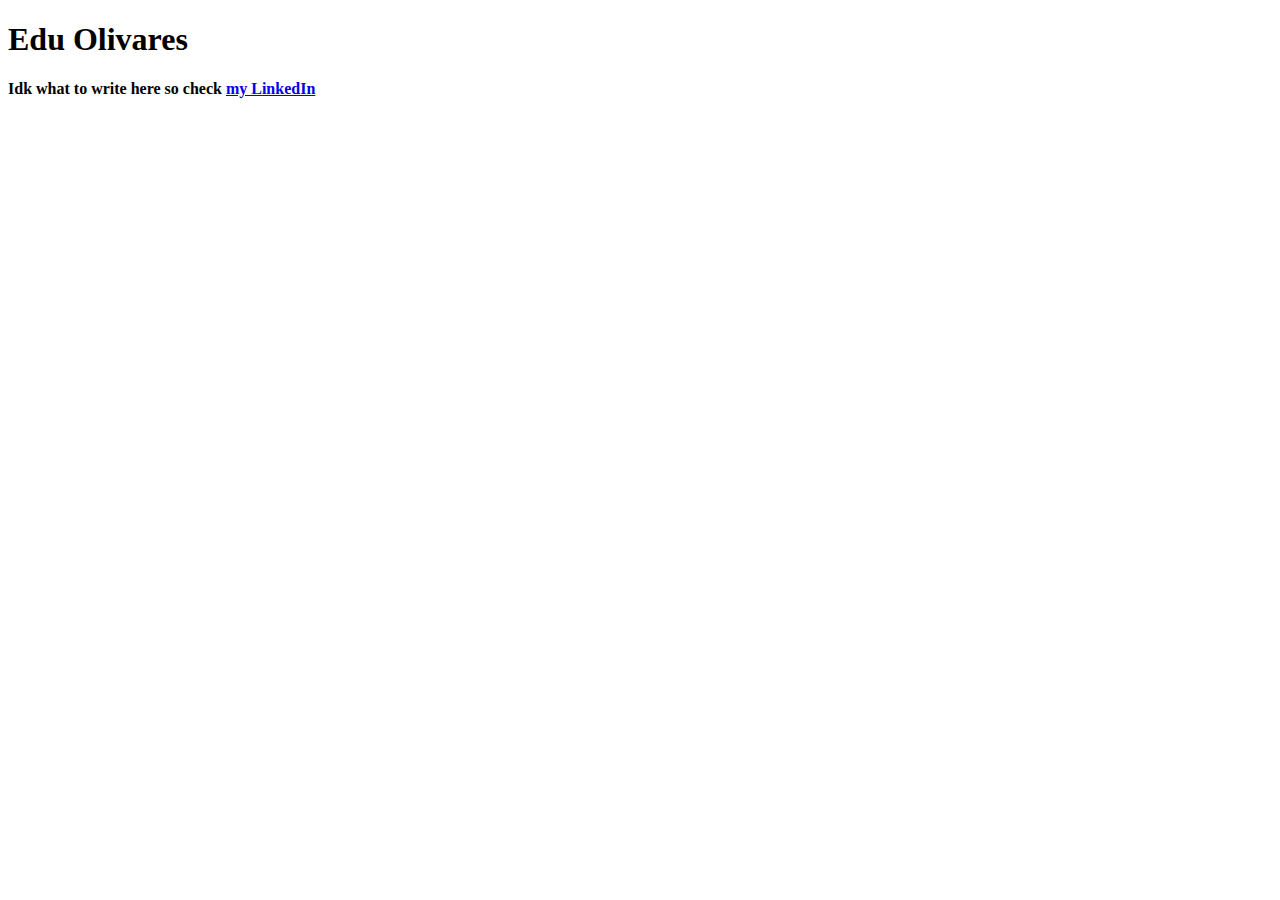
<file: index.html>
<!DOCTYPE html>
<html lang="en">
<head>
    <meta charset="UTF-8">
    <title>Edu Olivares | Portfolio</title>
</head>
<body>
    <h1>Edu Olivares</h1>
    <h4>Idk what to write here so check <a href="https://linkedin.com/in/eduolihez" target="_blank">my LinkedIn</a></h4>
</body>
</html>
</file>
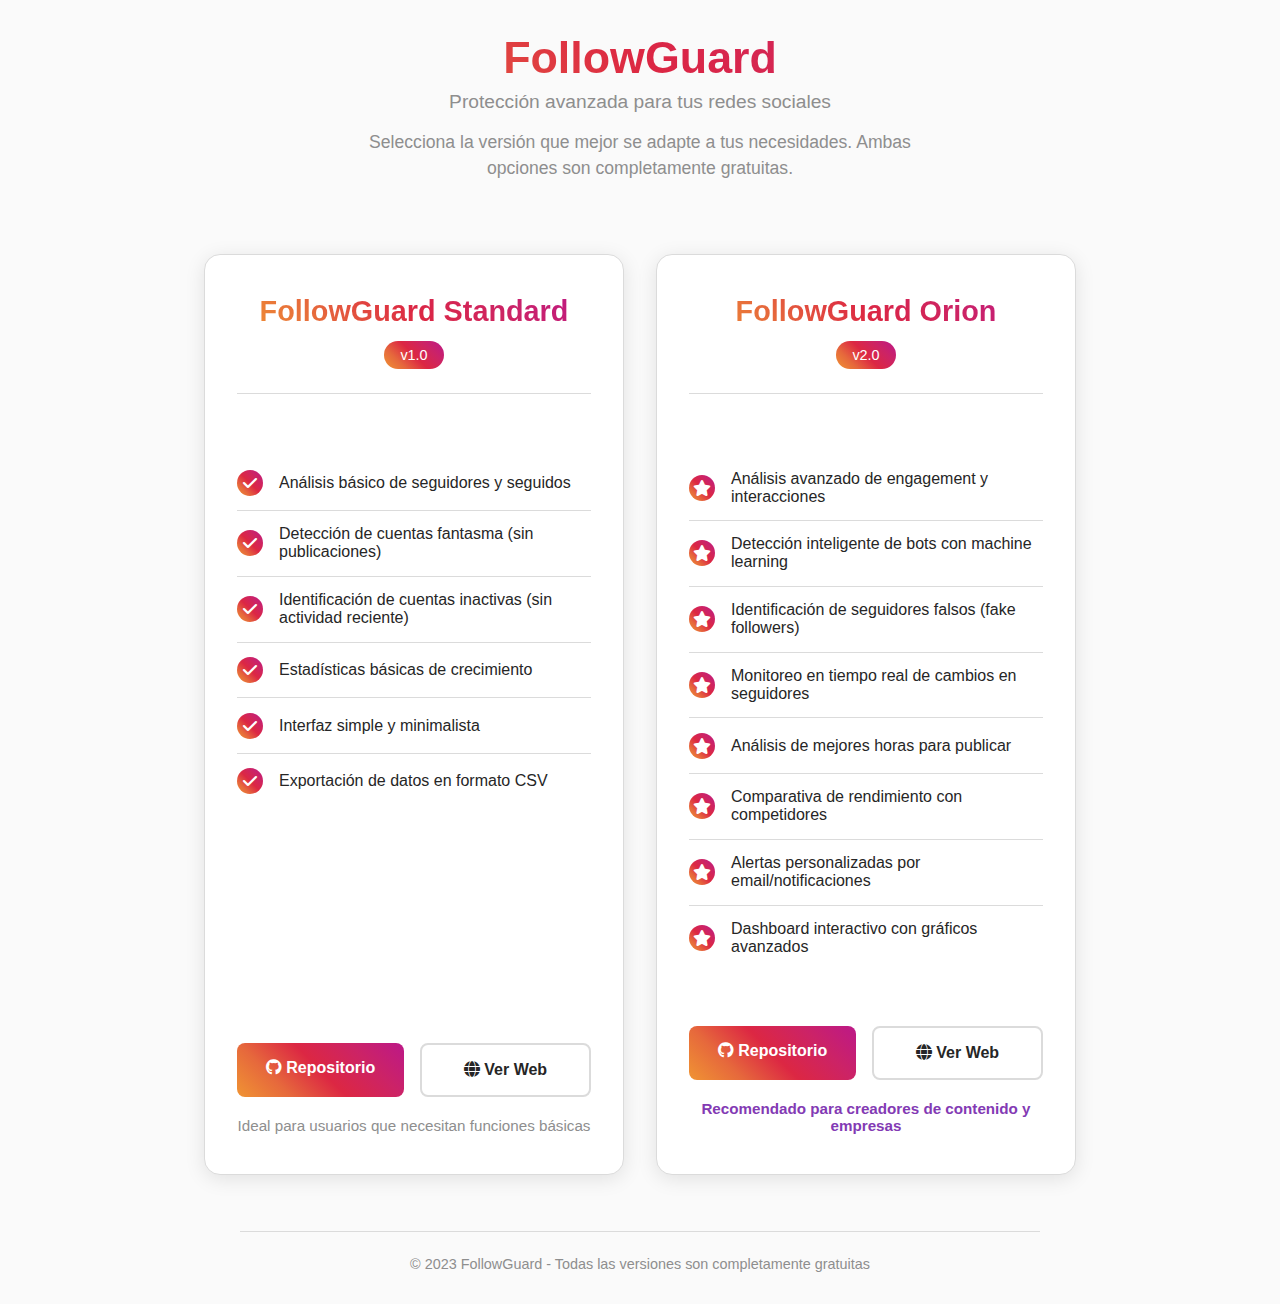
<file: followguard/index.html>
<!DOCTYPE html>
<html lang="es">
<head>
    <meta charset="UTF-8">
    <meta name="viewport" content="width=device-width, initial-scale=1.0">
    <title>FollowGuard - Selecciona tu Versión</title>
    <link rel="stylesheet" href="https://cdnjs.cloudflare.com/ajax/libs/font-awesome/6.4.0/css/all.min.css">
    <style>
        :root {
            --ig-gradient: linear-gradient(45deg, #f09433, #e6683c, #dc2743, #cc2366, #bc1888);
            --ig-primary: #405DE6;
            --ig-secondary: #5851DB;
            --ig-purple: #833AB4;
            --ig-pink: #C13584;
            --ig-red: #E1306C;
            --ig-orange: #FD1D1D;
            --ig-yellow: #FCAF45;
            --light: #fafafa;
            --dark: #262626;
            --gray: #8e8e8e;
            --border: #dbdbdb;
        }
        
        * {
            margin: 0;
            padding: 0;
            box-sizing: border-box;
            font-family: -apple-system, BlinkMacSystemFont, "Segoe UI", Roboto, Helvetica, Arial, sans-serif;
        }
        
        body {
            background-color: var(--light);
            color: var(--dark);
            min-height: 100vh;
            display: flex;
            flex-direction: column;
            align-items: center;
            justify-content: center;
            padding: 2rem;
        }
        
        .container {
            display: flex;
            justify-content: center;
            gap: 2rem;
            max-width: 1000px;
            margin: 0 auto;
        }
        
        header {
            text-align: center;
            margin-bottom: 2.5rem;
            width: 100%;
        }
        
        .logo {
            font-size: 2.8rem;
            font-weight: 700;
            background: var(--ig-gradient);
            -webkit-background-clip: text;
            background-clip: text;
            color: transparent;
            margin-bottom: 0.5rem;
        }
        
        .tagline {
            color: var(--gray);
            font-size: 1.2rem;
            margin-bottom: 1rem;
        }
        
        .subtitle {
            font-size: 1.1rem;
            color: var(--gray);
            max-width: 600px;
            margin: 0 auto 2rem;
            line-height: 1.5;
        }
        
        .card {
            background: white;
            border-radius: 16px;
            box-shadow: 0 4px 20px rgba(0, 0, 0, 0.1);
            padding: 2.5rem 2rem;
            width: 100%;
            max-width: 420px;
            transition: transform 0.3s ease, box-shadow 0.3s ease;
            border: 1px solid var(--border);
            text-align: center;
            display: flex;
            flex-direction: column;
        }
        
        .card:hover {
            transform: translateY(-8px);
            box-shadow: 0 12px 30px rgba(0, 0, 0, 0.15);
        }
        
        .card-header {
            margin-bottom: 1.8rem;
            padding-bottom: 1.5rem;
            border-bottom: 1px solid var(--border);
        }
        
        .card-title {
            font-size: 1.8rem;
            font-weight: 700;
            margin-bottom: 0.8rem;
            background: var(--ig-gradient);
            -webkit-background-clip: text;
            background-clip: text;
            color: transparent;
        }
        
        .version-badge {
            display: inline-block;
            background: var(--ig-gradient);
            color: white;
            padding: 0.4rem 1rem;
            border-radius: 20px;
            font-size: 0.9rem;
            font-weight: 500;
        }
        
        .feature-list {
            list-style: none;
            margin: 2rem 0;
            text-align: left;
            flex-grow: 1;
        }
        
        .feature-list li {
            padding: 0.9rem 0;
            border-bottom: 1px solid var(--border);
            display: flex;
            align-items: center;
        }
        
        .feature-list li:last-child {
            border-bottom: none;
        }
        
        .feature-icon {
            margin-right: 1rem;
            width: 26px;
            height: 26px;
            display: flex;
            align-items: center;
            justify-content: center;
            border-radius: 50%;
            flex-shrink: 0;
            background: var(--ig-gradient);
            color: white;
        }
        
        .button-group {
            display: flex;
            gap: 1rem;
            margin-top: 1.5rem;
        }
        
        .btn {
            display: block;
            padding: 1rem;
            border: none;
            border-radius: 8px;
            font-size: 1rem;
            font-weight: 600;
            cursor: pointer;
            transition: all 0.3s ease;
            text-align: center;
            text-decoration: none;
            flex: 1;
        }
        
        .btn-primary {
            background: var(--ig-gradient);
            color: white;
        }
        
        .btn-primary:hover {
            transform: translateY(-2px);
            box-shadow: 0 6px 15px rgba(220, 39, 67, 0.3);
        }
        
        .btn-secondary {
            background: transparent;
            color: var(--dark);
            border: 2px solid var(--border);
        }
        
        .btn-secondary:hover {
            background: var(--light);
            transform: translateY(-2px);
        }
        
        .recommended {
            margin-top: 1.2rem;
            font-size: 0.95rem;
            color: var(--gray);
        }
        
        .orion .recommended {
            color: var(--ig-purple);
            font-weight: 600;
        }
        
        footer {
            margin-top: 3.5rem;
            text-align: center;
            color: var(--gray);
            font-size: 0.9rem;
            padding-top: 1.5rem;
            border-top: 1px solid var(--border);
            width: 100%;
            max-width: 800px;
        }
        
        @media (max-width: 900px) {
            .container {
                flex-direction: column;
                align-items: center;
            }
            
            .card {
                max-width: 100%;
            }
            
            .button-group {
                flex-direction: column;
            }
        }
    </style>
</head>
<body>
    <header>
        <div class="logo">FollowGuard</div>
        <p class="tagline">Protección avanzada para tus redes sociales</p>
        <p class="subtitle">Selecciona la versión que mejor se adapte a tus necesidades. Ambas opciones son completamente gratuitas.</p>
    </header>
    
    <div class="container">
        <div class="card standard">
            <div class="card-header">
                <h2 class="card-title">FollowGuard Standard</h2>
                <div class="version-badge">v1.0</div>
            </div>
            
            <ul class="feature-list">
                <li><span class="feature-icon"><i class="fas fa-check"></i></span> Análisis básico de seguidores y seguidos</li>
                <li><span class="feature-icon"><i class="fas fa-check"></i></span> Detección de cuentas fantasma (sin publicaciones)</li>
                <li><span class="feature-icon"><i class="fas fa-check"></i></span> Identificación de cuentas inactivas (sin actividad reciente)</li>
                <li><span class="feature-icon"><i class="fas fa-check"></i></span> Estadísticas básicas de crecimiento</li>
                <li><span class="feature-icon"><i class="fas fa-check"></i></span> Interfaz simple y minimalista</li>
                <li><span class="feature-icon"><i class="fas fa-check"></i></span> Exportación de datos en formato CSV</li>
            </ul>
            
            <div class="button-group">
                <a href="https://github.com/eduolihez/FollowGuard_InstagramUnfollowers/tree/main/FollowGuard%20v1.0" class="btn btn-primary" target="_blank">
                    <i class="fab fa-github"></i> Repositorio
                </a>
                <a href="/standard" class="btn btn-secondary" target="_blank">
                    <i class="fas fa-globe"></i> Ver Web
                </a>
            </div>
            <p class="recommended">Ideal para usuarios que necesitan funciones básicas</p>
        </div>
        
        <div class="card orion">
            <div class="card-header">
                <h2 class="card-title">FollowGuard Orion</h2>
                <div class="version-badge">v2.0</div>
            </div>
            
            <ul class="feature-list">
                <li><span class="feature-icon"><i class="fas fa-star"></i></span> Análisis avanzado de engagement y interacciones</li>
                <li><span class="feature-icon"><i class="fas fa-star"></i></span> Detección inteligente de bots con machine learning</li>
                <li><span class="feature-icon"><i class="fas fa-star"></i></span> Identificación de seguidores falsos (fake followers)</li>
                <li><span class="feature-icon"><i class="fas fa-star"></i></span> Monitoreo en tiempo real de cambios en seguidores</li>
                <li><span class="feature-icon"><i class="fas fa-star"></i></span> Análisis de mejores horas para publicar</li>
                <li><span class="feature-icon"><i class="fas fa-star"></i></span> Comparativa de rendimiento con competidores</li>
                <li><span class="feature-icon"><i class="fas fa-star"></i></span> Alertas personalizadas por email/notificaciones</li>
                <li><span class="feature-icon"><i class="fas fa-star"></i></span> Dashboard interactivo con gráficos avanzados</li>
            </ul>
            
            <div class="button-group">
                <a href="https://github.com/eduolihez/FollowGuard_InstagramUnfollowers/tree/main/FollowGuard%20v.2.0" class="btn btn-primary" target="_blank">
                    <i class="fab fa-github"></i> Repositorio
                </a>
                <a href="/orion" class="btn btn-secondary" target="_blank">
                    <i class="fas fa-globe"></i> Ver Web
                </a>
            </div>
            <p class="recommended">Recomendado para creadores de contenido y empresas</p>
        </div>
    </div>
    
    <footer>
        <p>© 2023 FollowGuard - Todas las versiones son completamente gratuitas</p>
    </footer>
</body>
</html>
</file>
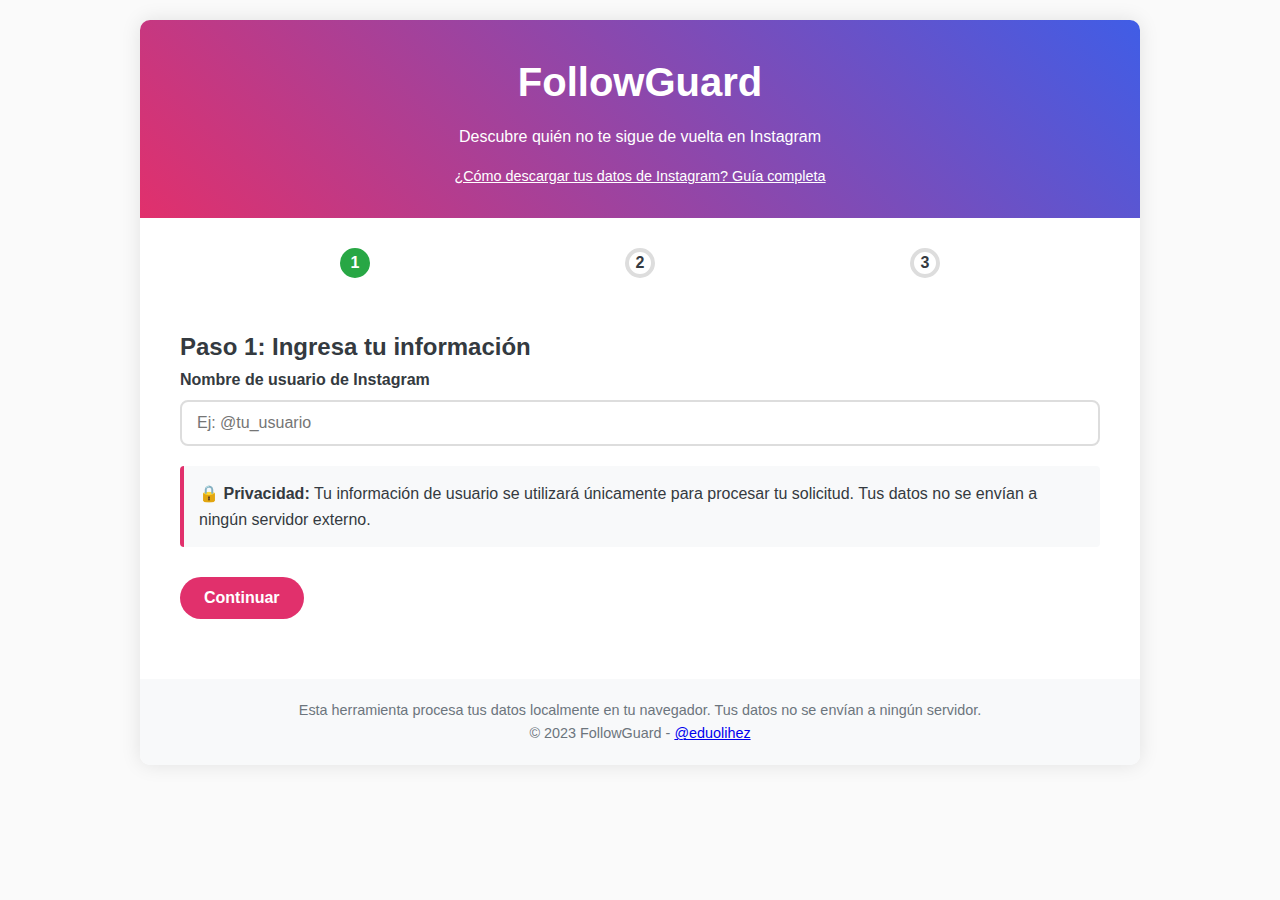
<file: standard/index.html>
<!DOCTYPE html>
<html lang="es">
<head>
    <meta charset="UTF-8">
    <meta name="viewport" content="width=device-width, initial-scale=1.0">
    <title>FollowGuard</title>
    <link rel="stylesheet" href="style.css">
</head>
<body>
    <div class="container">
        <header>
            <h1>FollowGuard</h1>
            <p>Descubre quién no te sigue de vuelta en Instagram</p>
            <a href="guide.html" class="guide-link" target="_blank">¿Cómo descargar tus datos de Instagram? Guía completa</a>
        </header>
        
        <div class="progress-container">
            <div class="progress-bar" id="progressBar"></div>
            <div class="progress-step completed" id="step1">1</div>
            <div class="progress-step" id="step2">2</div>
            <div class="progress-step" id="step3">3</div>
        </div>
        
        <!-- Paso 1: Ingresar nombre de usuario -->
        <div class="step-content active" id="step1Content">
            <h2>Paso 1: Ingresa tu información</h2>
            <div class="form-group">
                <label for="username">Nombre de usuario de Instagram</label>
                <input type="text" id="username" placeholder="Ej: @tu_usuario" autocomplete="off">
            </div>
            
            <div class="privacy-notice">
                <p>🔒 <strong>Privacidad:</strong> Tu información de usuario se utilizará únicamente para procesar tu solicitud. Tus datos no se envían a ningún servidor externo.</p>
            </div>
            
            <button class="btn" onclick="nextStep(2)">Continuar</button>
        </div>
        
        <!-- Paso 2: Subir archivos -->
        <div class="step-content" id="step2Content">
            <h2>Paso 2: Sube tu carpeta de connections</h2>
            <p>Para analizar tus seguidores, necesitamos que subas la carpeta completa de "connections" que Instagram te proporciona.</p>
            <p>Esta carpeta contiene todos los archivos de seguidores, seguidos y solicitudes pendientes.</p>
            
            <div class="form-group">
                <label>Selecciona todos los archivos de la carpeta "connections"</label>
                <div id="connectionsUpload" class="upload-area">
                    <div class="upload-icon">📁</div>
                    <p>Haz clic para seleccionar <strong>todos los archivos JSON</strong> de la carpeta connections</p>
                    <small>Incluye: followers_1.json, following.json, pending_follow_requests.json</small>
                </div>
                <div id="selectedFiles" class="selected-files"></div>
            </div>
            
            <div class="navigation">
                <button class="btn btn-secondary" onclick="prevStep(1)">Atrás</button>
                <button class="btn" id="analyzeBtn" onclick="nextStep(3)" disabled>Analizar datos</button>
            </div>
        </div>
        
        <!-- Paso 3: Resultados -->
        <div class="step-content" id="step3Content">
            <h2>Paso 3: Resultados del análisis</h2>
            
            <div class="loading" id="loadingIndicator">
                <div class="spinner"></div>
                <p>Analizando datos...</p>
            </div>
            
            <div class="results" id="resultsSection">
                <div class="result-card">
                    <h3>Resumen de tu cuenta</h3>
                    <p>Usuario: <strong id="resultUsername">-</strong></p>
                    <p>Has seguido a <strong id="followingCount">0</strong> usuarios</p>
                    <p>Tienes <strong id="followersCount">0</strong> seguidores</p>
                    <p><strong id="nonFollowersCount">0</strong> usuarios no te siguen de vuelta</p>
                    <p><strong id="pendingCount">0</strong> solicitudes pendientes</p>
                </div>
                
                <div class="result-card">
                    <h3>Usuarios que no te siguen de vuelta</h3>
                    <div class="non-follower-list" id="nonFollowersList">
                        <!-- Los resultados se mostrarán aquí -->
                    </div>
                    
                    <button id="exportNonFollowersBtn" class="btn">Exportar no seguidores a CSV</button>
                </div>
                
                <div class="result-card">
                    <h3>Solicitudes de seguimiento pendientes</h3>
                    <div class="non-follower-list" id="pendingList">
                        <!-- Las solicitudes pendientes se mostrarán aquí -->
                    </div>
                    
                    <button id="exportPendingBtn" class="btn">Exportar pendientes a CSV</button>
                </div>
            </div>
            
            <div class="navigation">
                <button class="btn btn-secondary" onclick="prevStep(2)">Atrás</button>
                <button class="btn" onclick="restartProcess()">Realizar nuevo análisis</button>
            </div>
        </div>
        
        <footer>
            <p>Esta herramienta procesa tus datos localmente en tu navegador. Tus datos no se envían a ningún servidor.</p>
            <p>© 2023 FollowGuard - <a href="https://www.instagram.com/eduolihez/">@eduolihez</a></p>
        </footer>
    </div>

    <script src="script.js"></script>
</body>
</html>
</file>
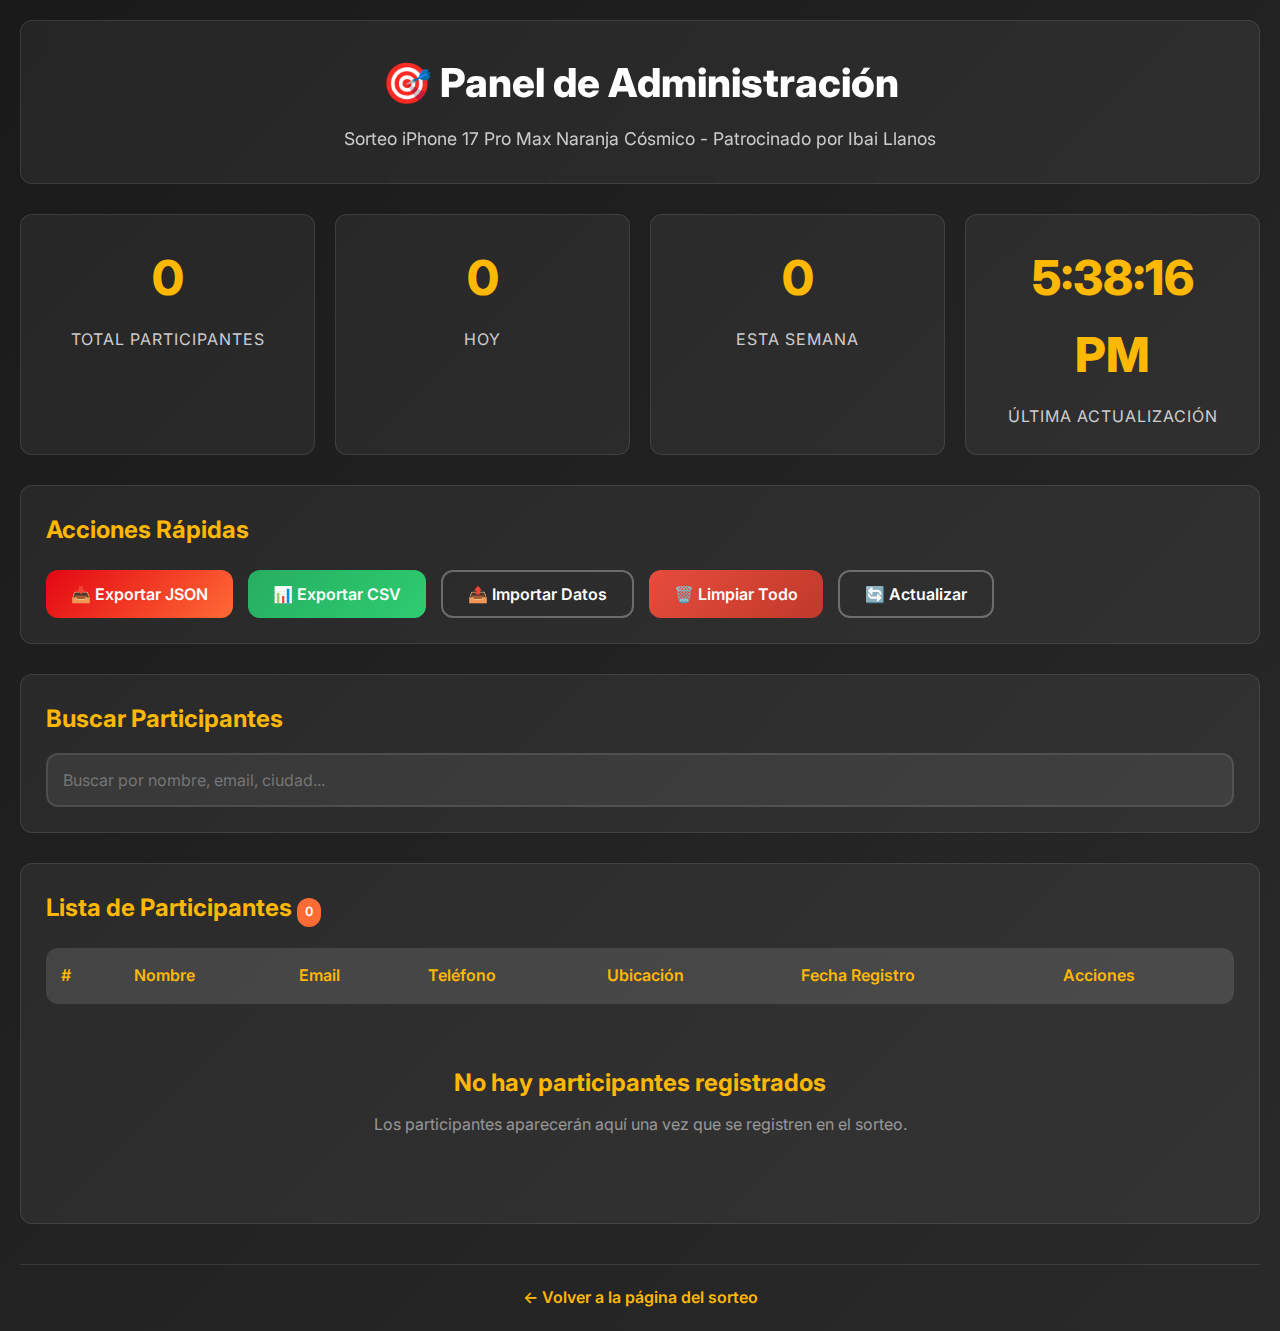
<file: sorteo/admin/index.html>
<!DOCTYPE html>
<html lang="es">
<head>
    <meta charset="UTF-8">
    <meta name="viewport" content="width=device-width, initial-scale=1.0">
    <title>Panel de Administración - Sorteo iPhone</title>
    <link href="https://fonts.googleapis.com/css2?family=Inter:wght@300;400;500;600;700&display=swap" rel="stylesheet">
    <style>
        :root {
            --ibai-red: #E30613;
            --ibai-dark: #1A1A1A;
            --ibai-light: #F5F5F5;
            --ibai-gold: #FFB800;
            --ibai-orange: #FF6B35;
            --border-radius: 12px;
            --box-shadow: 0 8px 30px rgba(0, 0, 0, 0.12);
            --transition: all 0.3s ease;
        }

        * {
            margin: 0;
            padding: 0;
            box-sizing: border-box;
            font-family: 'Inter', 'Segoe UI', system-ui, sans-serif;
        }

        body {
            background: linear-gradient(135deg, var(--ibai-dark) 0%, #2A2A2A 100%);
            color: var(--ibai-light);
            min-height: 100vh;
            line-height: 1.6;
        }

        .admin-container {
            max-width: 1400px;
            margin: 0 auto;
            padding: 20px;
        }

        .admin-header {
            background: rgba(255, 255, 255, 0.05);
            backdrop-filter: blur(10px);
            border-radius: var(--border-radius);
            padding: 30px;
            margin-bottom: 30px;
            border: 1px solid rgba(255, 255, 255, 0.1);
            text-align: center;
        }

        .admin-header h1 {
            font-size: 2.5rem;
            margin-bottom: 10px;
            color: white;
            font-weight: 800;
        }

        .admin-header p {
            opacity: 0.8;
            font-size: 1.1rem;
        }

        .stats-grid {
            display: grid;
            grid-template-columns: repeat(auto-fit, minmax(250px, 1fr));
            gap: 20px;
            margin-bottom: 30px;
        }

        .stat-card {
            background: rgba(255, 255, 255, 0.05);
            border-radius: var(--border-radius);
            padding: 25px;
            text-align: center;
            border: 1px solid rgba(255, 255, 255, 0.1);
            transition: var(--transition);
        }

        .stat-card:hover {
            transform: translateY(-5px);
            background: rgba(255, 255, 255, 0.08);
        }

        .stat-number {
            font-size: 3rem;
            font-weight: 800;
            color: var(--ibai-gold);
            margin-bottom: 10px;
        }

        .stat-label {
            font-size: 1rem;
            opacity: 0.8;
            text-transform: uppercase;
            letter-spacing: 1px;
        }

        .controls {
            background: rgba(255, 255, 255, 0.05);
            border-radius: var(--border-radius);
            padding: 25px;
            margin-bottom: 30px;
            border: 1px solid rgba(255, 255, 255, 0.1);
        }

        .controls h2 {
            color: var(--ibai-gold);
            margin-bottom: 20px;
            font-size: 1.5rem;
        }

        .btn-group {
            display: flex;
            gap: 15px;
            flex-wrap: wrap;
        }

        .btn {
            padding: 12px 25px;
            border: none;
            border-radius: var(--border-radius);
            font-size: 1rem;
            font-weight: 600;
            cursor: pointer;
            transition: var(--transition);
            display: inline-flex;
            align-items: center;
            gap: 8px;
        }

        .btn-primary {
            background: linear-gradient(135deg, var(--ibai-red), var(--ibai-orange));
            color: white;
        }

        .btn-primary:hover {
            transform: translateY(-2px);
            box-shadow: 0 8px 25px rgba(227, 6, 19, 0.4);
        }

        .btn-success {
            background: linear-gradient(135deg, #27AE60, #2ECC71);
            color: white;
        }

        .btn-success:hover {
            transform: translateY(-2px);
            box-shadow: 0 8px 25px rgba(39, 174, 96, 0.4);
        }

        .btn-danger {
            background: linear-gradient(135deg, #E74C3C, #C0392B);
            color: white;
        }

        .btn-danger:hover {
            transform: translateY(-2px);
            box-shadow: 0 8px 25px rgba(231, 76, 60, 0.4);
        }

        .btn-secondary {
            background: transparent;
            color: white;
            border: 2px solid rgba(255, 255, 255, 0.3);
        }

        .btn-secondary:hover {
            background: rgba(255, 255, 255, 0.1);
        }

        .search-box {
            background: rgba(255, 255, 255, 0.05);
            border-radius: var(--border-radius);
            padding: 25px;
            margin-bottom: 30px;
            border: 1px solid rgba(255, 255, 255, 0.1);
        }

        .search-box h2 {
            color: var(--ibai-gold);
            margin-bottom: 15px;
            font-size: 1.5rem;
        }

        .search-input {
            width: 100%;
            padding: 15px;
            border: 2px solid rgba(255, 255, 255, 0.1);
            border-radius: var(--border-radius);
            background: rgba(255, 255, 255, 0.07);
            color: white;
            font-size: 1rem;
            transition: var(--transition);
        }

        .search-input:focus {
            outline: none;
            border-color: var(--ibai-gold);
            background: rgba(255, 255, 255, 0.1);
        }

        .participants-table {
            background: rgba(255, 255, 255, 0.05);
            border-radius: var(--border-radius);
            padding: 25px;
            border: 1px solid rgba(255, 255, 255, 0.1);
            overflow: hidden;
        }

        .participants-table h2 {
            color: var(--ibai-gold);
            margin-bottom: 20px;
            font-size: 1.5rem;
        }

        .table-container {
            overflow-x: auto;
            border-radius: var(--border-radius);
        }

        table {
            width: 100%;
            border-collapse: collapse;
            background: rgba(255, 255, 255, 0.02);
        }

        th, td {
            padding: 15px;
            text-align: left;
            border-bottom: 1px solid rgba(255, 255, 255, 0.1);
        }

        th {
            background: rgba(255, 255, 255, 0.1);
            color: var(--ibai-gold);
            font-weight: 600;
            position: sticky;
            top: 0;
        }

        tr:hover {
            background: rgba(255, 255, 255, 0.05);
        }

        .participant-details {
            background: rgba(255, 255, 255, 0.02);
            border-radius: 8px;
            padding: 10px;
            margin: 5px 0;
        }

        .empty-state {
            text-align: center;
            padding: 60px 20px;
            color: rgba(255, 255, 255, 0.5);
        }

        .empty-state h3 {
            font-size: 1.5rem;
            margin-bottom: 10px;
            color: var(--ibai-gold);
        }

        .pagination {
            display: flex;
            justify-content: center;
            align-items: center;
            gap: 15px;
            margin-top: 20px;
            padding: 20px;
        }

        .pagination-btn {
            padding: 10px 20px;
            background: rgba(255, 255, 255, 0.1);
            border: none;
            border-radius: var(--border-radius);
            color: white;
            cursor: pointer;
            transition: var(--transition);
        }

        .pagination-btn:hover:not(:disabled) {
            background: rgba(255, 255, 255, 0.2);
        }

        .pagination-btn:disabled {
            opacity: 0.5;
            cursor: not-allowed;
        }

        .page-info {
            color: rgba(255, 255, 255, 0.7);
        }

        .back-to-sorteo {
            text-align: center;
            margin-top: 40px;
            padding-top: 20px;
            border-top: 1px solid rgba(255, 255, 255, 0.1);
        }

        .back-link {
            color: var(--ibai-gold);
            text-decoration: none;
            font-weight: 600;
            transition: var(--transition);
        }

        .back-link:hover {
            color: var(--ibai-orange);
        }

        @media (max-width: 768px) {
            .admin-container {
                padding: 15px;
            }

            .admin-header h1 {
                font-size: 2rem;
            }

            .stats-grid {
                grid-template-columns: 1fr;
            }

            .btn-group {
                flex-direction: column;
            }

            .btn {
                width: 100%;
                justify-content: center;
            }

            th, td {
                padding: 10px 8px;
                font-size: 0.9rem;
            }

            .table-container {
                font-size: 0.8rem;
            }
        }

        /* Loading animation */
        .loading {
            display: inline-block;
            width: 20px;
            height: 20px;
            border: 3px solid rgba(255,255,255,.3);
            border-radius: 50%;
            border-top-color: #fff;
            animation: spin 1s ease-in-out infinite;
        }

        @keyframes spin {
            to { transform: rotate(360deg); }
        }

        /* Badge styles */
        .badge {
            display: inline-block;
            padding: 4px 8px;
            background: var(--ibai-orange);
            color: white;
            border-radius: 12px;
            font-size: 0.8rem;
            font-weight: 600;
        }
    </style>
</head>
<body>
    <div class="admin-container">
        <header class="admin-header">
            <h1>🎯 Panel de Administración</h1>
            <p>Sorteo iPhone 17 Pro Max Naranja Cósmico - Patrocinado por Ibai Llanos</p>
        </header>

        <!-- Estadísticas -->
        <div class="stats-grid">
            <div class="stat-card">
                <div class="stat-number" id="totalParticipants">0</div>
                <div class="stat-label">Total Participantes</div>
            </div>
            <div class="stat-card">
                <div class="stat-number" id="todayParticipants">0</div>
                <div class="stat-label">Hoy</div>
            </div>
            <div class="stat-card">
                <div class="stat-number" id="weekParticipants">0</div>
                <div class="stat-label">Esta Semana</div>
            </div>
            <div class="stat-card">
                <div class="stat-number" id="lastUpdate">-</div>
                <div class="stat-label">Última Actualización</div>
            </div>
        </div>

        <!-- Controles -->
        <div class="controls">
            <h2>Acciones Rápidas</h2>
            <div class="btn-group">
                <button class="btn btn-primary" onclick="exportToJSON()">
                    📥 Exportar JSON
                </button>
                <button class="btn btn-success" onclick="exportToCSV()">
                    📊 Exportar CSV
                </button>
                <button class="btn btn-secondary" onclick="importData()">
                    📤 Importar Datos
                </button>
                <button class="btn btn-danger" onclick="clearAllData()">
                    🗑️ Limpiar Todo
                </button>
                <button class="btn btn-secondary" onclick="refreshData()">
                    🔄 Actualizar
                </button>
            </div>
        </div>

        <!-- Búsqueda -->
        <div class="search-box">
            <h2>Buscar Participantes</h2>
            <input type="text" 
                   class="search-input" 
                   placeholder="Buscar por nombre, email, ciudad..."
                   onkeyup="filterParticipants(this.value)"
                   id="searchInput">
        </div>

        <!-- Tabla de participantes -->
        <div class="participants-table">
            <h2>Lista de Participantes <span class="badge" id="filteredCount">0</span></h2>
            <div class="table-container">
                <table id="participantsTable">
                    <thead>
                        <tr>
                            <th>#</th>
                            <th>Nombre</th>
                            <th>Email</th>
                            <th>Teléfono</th>
                            <th>Ubicación</th>
                            <th>Fecha Registro</th>
                            <th>Acciones</th>
                        </tr>
                    </thead>
                    <tbody id="participantsBody">
                        <!-- Los participantes se cargarán aquí -->
                    </tbody>
                </table>
            </div>

            <!-- Estado vacío -->
            <div class="empty-state" id="emptyState" style="display: none;">
                <h3>No hay participantes registrados</h3>
                <p>Los participantes aparecerán aquí una vez que se registren en el sorteo.</p>
            </div>

            <!-- Paginación -->
            <div class="pagination" id="pagination" style="display: none;">
                <button class="pagination-btn" onclick="changePage(-1)" id="prevBtn">← Anterior</button>
                <span class="page-info" id="pageInfo">Página 1 de 1</span>
                <button class="pagination-btn" onclick="changePage(1)" id="nextBtn">Siguiente →</button>
            </div>
        </div>

        <!-- Volver al sorteo -->
        <div class="back-to-sorteo">
            <a href="index.html" class="back-link">← Volver a la página del sorteo</a>
        </div>
    </div>

    <!-- Input oculto para importar datos -->
    <input type="file" id="importFile" accept=".json" style="display: none;">

    <script>
        // Configuración
        const DB_KEY = 'sorteo_iphone_participantes';
        const ITEMS_PER_PAGE = 10;
        let currentPage = 1;
        let filteredParticipants = [];
        let allParticipants = [];

        // Inicialización
        document.addEventListener('DOMContentLoaded', function() {
            loadParticipants();
            updateStats();
        });

        // Cargar participantes desde localStorage
        function loadParticipants() {
            const db = getDatabase();
            allParticipants = db?.participantes || [];
            filteredParticipants = [...allParticipants];
            renderTable();
            updateStats();
        }

        // Obtener base de datos
        function getDatabase() {
            const data = localStorage.getItem(DB_KEY);
            return data ? JSON.parse(data) : null;
        }

        // Actualizar estadísticas
        function updateStats() {
            const db = getDatabase();
            const participants = db?.participantes || [];
            
            // Total
            document.getElementById('totalParticipants').textContent = participants.length;
            
            // Hoy
            const today = new Date().toDateString();
            const todayCount = participants.filter(p => 
                new Date(p.fecha_registro).toDateString() === today
            ).length;
            document.getElementById('todayParticipants').textContent = todayCount;
            
            // Esta semana
            const weekAgo = new Date();
            weekAgo.setDate(weekAgo.getDate() - 7);
            const weekCount = participants.filter(p => 
                new Date(p.fecha_registro) >= weekAgo
            ).length;
            document.getElementById('weekParticipants').textContent = weekCount;
            
            // Última actualización
            const lastUpdate = db?.metadata?.ultima_actualizacion;
            document.getElementById('lastUpdate').textContent = lastUpdate ? 
                new Date(lastUpdate).toLocaleTimeString() : '-';
        }

        // Filtrar participantes
        function filterParticipants(searchTerm) {
            if (!searchTerm) {
                filteredParticipants = [...allParticipants];
            } else {
                const term = searchTerm.toLowerCase();
                filteredParticipants = allParticipants.filter(participant => 
                    participant.participante.nombre.toLowerCase().includes(term) ||
                    participant.participante.email.toLowerCase().includes(term) ||
                    participant.participante.telefono.toLowerCase().includes(term) ||
                    participant.direccion.ciudad.toLowerCase().includes(term) ||
                    participant.direccion.provincia.toLowerCase().includes(term)
                );
            }
            currentPage = 1;
            renderTable();
        }

        // Renderizar tabla
        function renderTable() {
            const tbody = document.getElementById('participantsBody');
            const emptyState = document.getElementById('emptyState');
            const pagination = document.getElementById('pagination');
            
            document.getElementById('filteredCount').textContent = filteredParticipants.length;

            if (filteredParticipants.length === 0) {
                tbody.innerHTML = '';
                emptyState.style.display = 'block';
                pagination.style.display = 'none';
                return;
            }

            emptyState.style.display = 'none';
            pagination.style.display = 'flex';

            // Calcular paginación
            const totalPages = Math.ceil(filteredParticipants.length / ITEMS_PER_PAGE);
            const startIndex = (currentPage - 1) * ITEMS_PER_PAGE;
            const endIndex = startIndex + ITEMS_PER_PAGE;
            const pageParticipants = filteredParticipants.slice(startIndex, endIndex);

            // Renderizar filas
            tbody.innerHTML = '';
            pageParticipants.forEach((participant, index) => {
                const globalIndex = startIndex + index + 1;
                const tr = document.createElement('tr');
                
                tr.innerHTML = `
                    <td>${globalIndex}</td>
                    <td>
                        <strong>${participant.participante.nombre}</strong>
                        <div style="font-size: 0.8rem; opacity: 0.7;">ID: ${participant.id}</div>
                    </td>
                    <td>${participant.participante.email}</td>
                    <td>${participant.participante.telefono}</td>
                    <td>
                        <div class="participant-details">
                            <div>${participant.direccion.ciudad}, ${participant.direccion.provincia}</div>
                            <div style="font-size: 0.8rem; opacity: 0.7;">${participant.direccion.codigoPostal}</div>
                        </div>
                    </td>
                    <td>
                        ${new Date(participant.fecha_registro).toLocaleDateString()}
                        <div style="font-size: 0.8rem; opacity: 0.7;">
                            ${new Date(participant.fecha_registro).toLocaleTimeString()}
                        </div>
                    </td>
                    <td>
                        <button class="btn btn-secondary" style="padding: 8px 12px; font-size: 0.8rem;" 
                                onclick="viewParticipant('${participant.id}')">
                            👁️ Ver
                        </button>
                        <button class="btn btn-danger" style="padding: 8px 12px; font-size: 0.8rem;" 
                                onclick="deleteParticipant('${participant.id}')">
                            🗑️
                        </button>
                    </td>
                `;
                tbody.appendChild(tr);
            });

            // Actualizar paginación
            document.getElementById('pageInfo').textContent = `Página ${currentPage} de ${totalPages}`;
            document.getElementById('prevBtn').disabled = currentPage === 1;
            document.getElementById('nextBtn').disabled = currentPage === totalPages;
        }

        // Cambiar página
        function changePage(direction) {
            const totalPages = Math.ceil(filteredParticipants.length / ITEMS_PER_PAGE);
            currentPage += direction;
            
            if (currentPage < 1) currentPage = 1;
            if (currentPage > totalPages) currentPage = totalPages;
            
            renderTable();
        }

        // Ver detalles del participante
        function viewParticipant(participantId) {
            const participant = allParticipants.find(p => p.id === participantId);
            if (!participant) return;

            const details = `
Nombre: ${participant.participante.nombre}
Email: ${participant.participante.email}
Teléfono: ${participant.participante.telefono}

Dirección:
${participant.direccion.direccion}
${participant.direccion.ciudad}, ${participant.direccion.provincia}
${participant.direccion.codigoPostal}, ${participant.direccion.pais}

Fecha de registro: ${new Date(participant.fecha_registro).toLocaleString()}
ID: ${participant.id}
            `.trim();

            alert(details);
        }

        // Eliminar participante
        function deleteParticipant(participantId) {
            if (!confirm('¿Estás seguro de que quieres eliminar este participante?')) {
                return;
            }

            const db = getDatabase();
            if (!db) return;

            // Filtrar el participante a eliminar
            db.participantes = db.participantes.filter(p => p.id !== participantId);
            db.metadata.total_participantes = db.participantes.length;
            db.metadata.ultima_actualizacion = new Date().toISOString();

            // Guardar cambios
            localStorage.setItem(DB_KEY, JSON.stringify(db));
            
            // Recargar datos
            loadParticipants();
            
            alert('Participante eliminado correctamente');
        }

        // Exportar a JSON
        function exportToJSON() {
            const db = getDatabase();
            if (!db || db.participantes.length === 0) {
                alert('No hay datos para exportar');
                return;
            }

            const dataStr = JSON.stringify(db, null, 2);
            const dataBlob = new Blob([dataStr], { type: 'application/json' });
            
            const link = document.createElement('a');
            link.href = URL.createObjectURL(dataBlob);
            link.download = `sorteo_participantes_${new Date().toISOString().split('T')[0]}.json`;
            link.click();
            
            alert(`Datos exportados: ${db.participantes.length} participantes`);
        }

        // Exportar a CSV
        function exportToCSV() {
            const db = getDatabase();
            if (!db || db.participantes.length === 0) {
                alert('No hay datos para exportar');
                return;
            }

            const headers = ['Nombre', 'Email', 'Teléfono', 'Dirección', 'Ciudad', 'Provincia', 'Código Postal', 'País', 'Fecha Registro', 'ID'];
            const csvRows = [
                headers.join(','),
                ...db.participantes.map(p => [
                    `"${p.participante.nombre}"`,
                    p.participante.email,
                    p.participante.telefono,
                    `"${p.direccion.direccion}"`,
                    p.direccion.ciudad,
                    p.direccion.provincia,
                    p.direccion.codigoPostal,
                    p.direccion.pais,
                    p.fecha_registro,
                    p.id
                ].join(','))
            ];

            const csvString = csvRows.join('\n');
            const blob = new Blob([csvString], { type: 'text/csv;charset=utf-8;' });
            
            const link = document.createElement('a');
            link.href = URL.createObjectURL(blob);
            link.download = `sorteo_participantes_${new Date().toISOString().split('T')[0]}.csv`;
            link.click();
            
            alert(`CSV exportado: ${db.participantes.length} participantes`);
        }

        // Importar datos
        function importData() {
            document.getElementById('importFile').click();
        }

        // Manejar importación de archivo
        document.getElementById('importFile').addEventListener('change', function(event) {
            const file = event.target.files[0];
            if (!file) return;

            const reader = new FileReader();
            reader.onload = function(e) {
                try {
                    const importedData = JSON.parse(e.target.result);
                    
                    if (!importedData.participantes || !Array.isArray(importedData.participantes)) {
                        throw new Error('Formato de archivo inválido');
                    }

                    if (confirm(`¿Importar ${importedData.participantes.length} participantes?`)) {
                        localStorage.setItem(DB_KEY, JSON.stringify(importedData));
                        loadParticipants();
                        alert('Datos importados correctamente');
                    }
                } catch (error) {
                    alert('Error al importar: ' + error.message);
                }
            };
            reader.readAsText(file);
            
            // Reset input
            event.target.value = '';
        });

        // Limpiar todos los datos
        function clearAllData() {
            if (!confirm('¿ESTÁS SEGURO? Esto eliminará TODOS los participantes permanentemente.')) {
                return;
            }

            if (!confirm('¿REALMENTE ESTÁS SEGURO? Esta acción NO se puede deshacer.')) {
                return;
            }

            localStorage.removeItem(DB_KEY);
            loadParticipants();
            alert('Todos los datos han sido eliminados');
        }

        // Refrescar datos
        function refreshData() {
            loadParticipants();
            document.getElementById('searchInput').value = '';
        }

        // Auto-refresh cada 30 segundos
        setInterval(loadParticipants, 30000);
    </script>
</body>
</html>
</file>
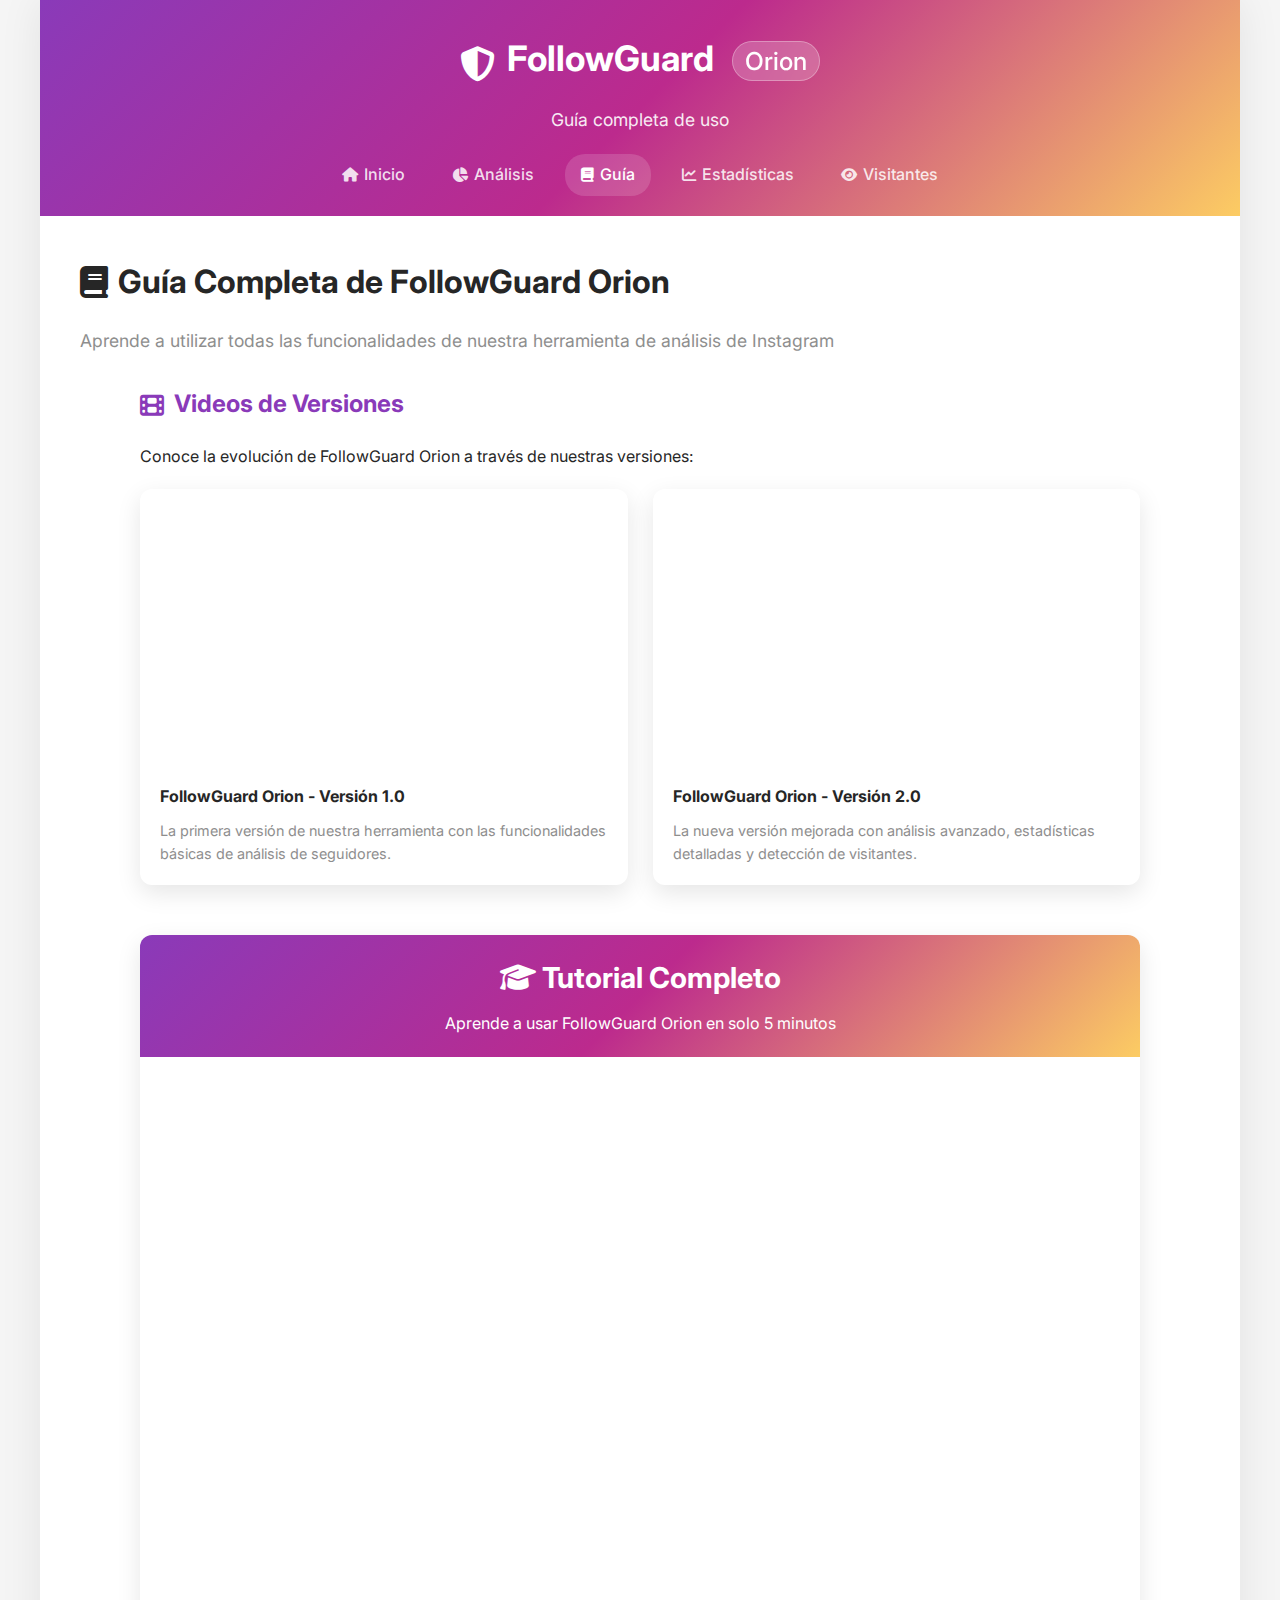
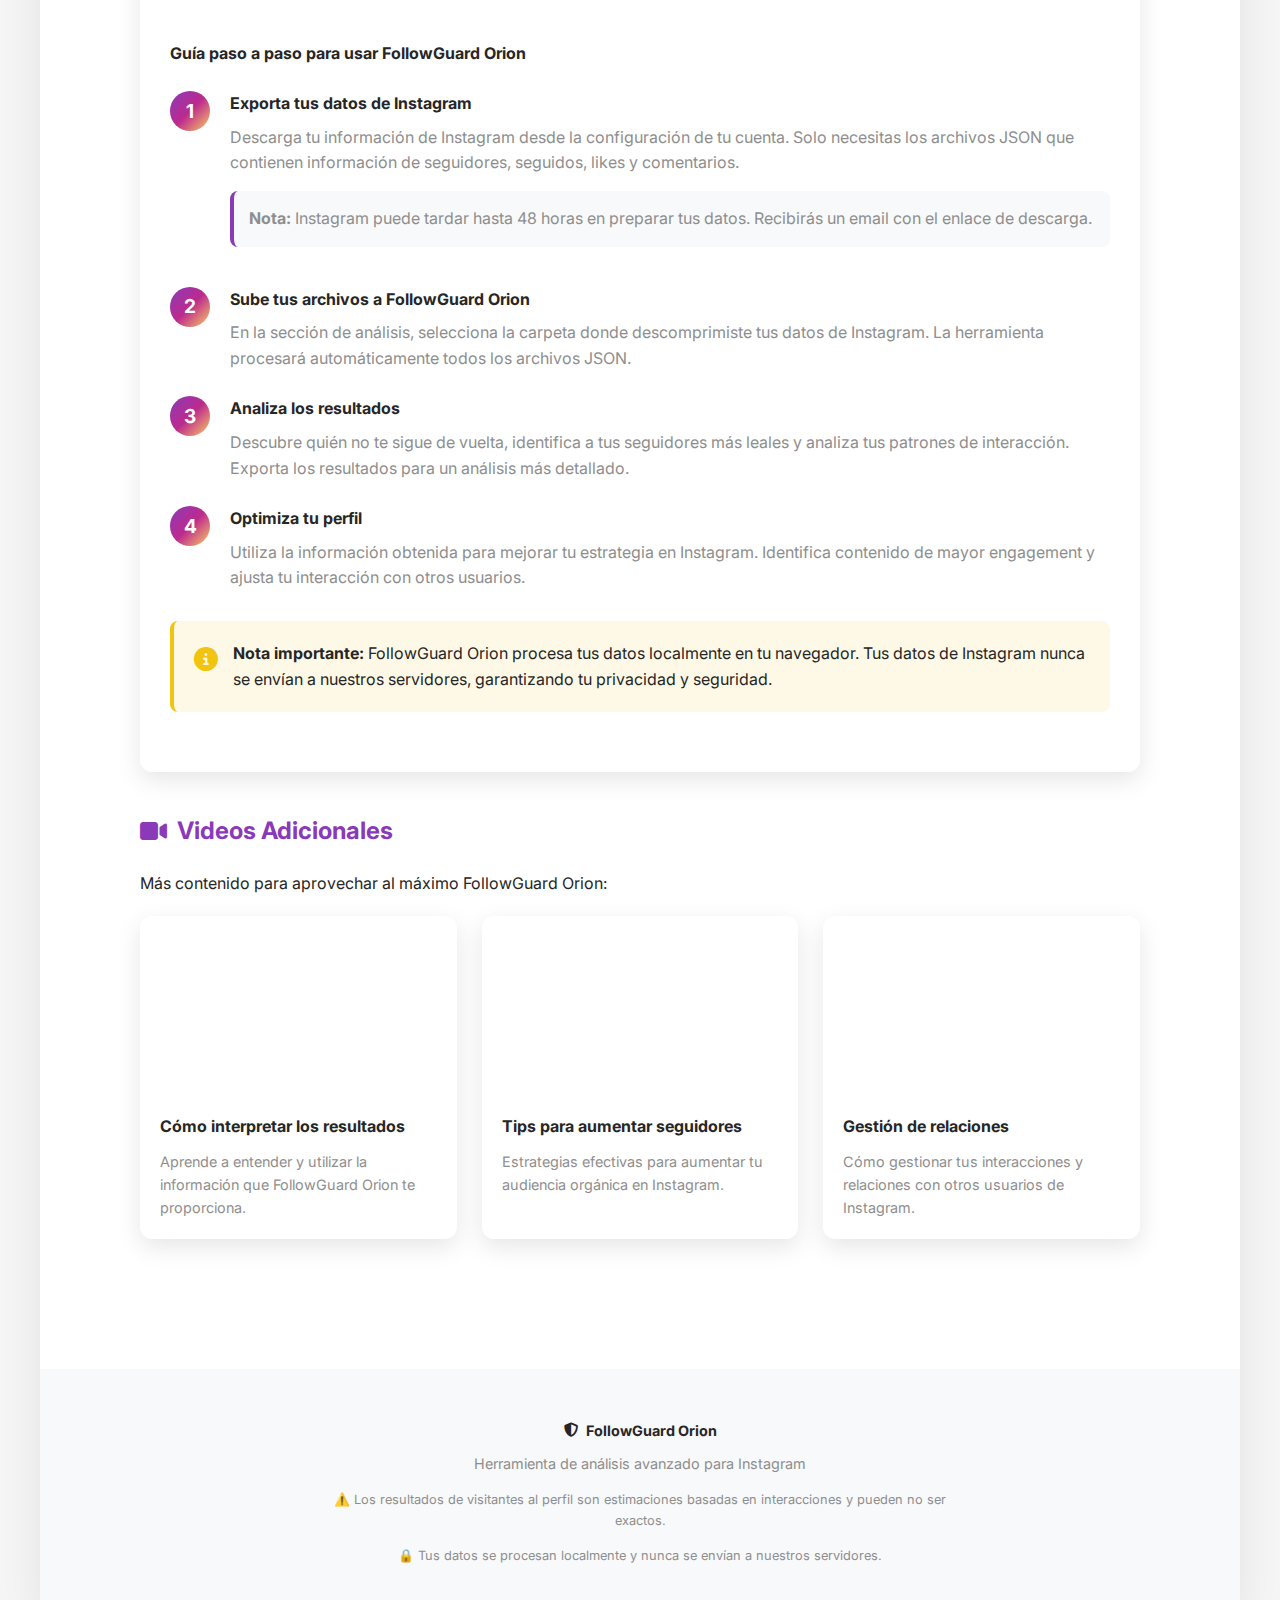
<file: orion/guide.html>
<!DOCTYPE html>
<html lang="es">
<head>
    <meta charset="UTF-8">
    <meta name="viewport" content="width=device-width, initial-scale=1.0">
    <title>Guía FollowGuard Orion - Análisis Completo de Instagram</title>
    <link rel="stylesheet" href="https://cdnjs.cloudflare.com/ajax/libs/font-awesome/6.4.0/css/all.min.css">
    <link href="https://fonts.googleapis.com/css2?family=Inter:wght@300;400;500;600;700&display=swap" rel="stylesheet">
    <style>
        :root {
            --primary: #8a3ab9;
            --primary-gradient: linear-gradient(135deg, #8a3ab9, #bc2a8d, #fccc63);
            --secondary: #405DE6;
            --light: #fafafa;
            --dark: #262626;
            --gray: #8e8e8e;
            --light-gray: #dbdbdb;
            --success: #2ecc71;
            --warning: #f1c40f;
            --danger: #e74c3c;
            --card-shadow: 0 8px 24px rgba(0, 0, 0, 0.1);
            --transition: all 0.3s ease;
        }

        * {
            box-sizing: border-box;
            margin: 0;
            padding: 0;
            font-family: 'Inter', -apple-system, BlinkMacSystemFont, sans-serif;
        }

        body {
            background-color: #f5f5f5;
            color: var(--dark);
            line-height: 1.6;
        }

        .container {
            max-width: 1200px;
            margin: 0 auto;
            background: white;
            box-shadow: 0 0 40px rgba(0, 0, 0, 0.08);
            overflow: hidden;
        }

        header {
            text-align: center;
            padding: 30px 20px 20px;
            background: var(--primary-gradient);
            color: white;
        }

        .header-content {
            max-width: 900px;
            margin: 0 auto;
            position: relative;
        }

        .logo {
            display: flex;
            align-items: center;
            justify-content: center;
            gap: 12px;
            margin-bottom: 10px;
        }

        .logo i {
            font-size: 2.2rem;
        }

        h1 {
            font-size: 2.2rem;
            margin-bottom: 10px;
            font-weight: 700;
            display: inline-block;
        }

        .Orion-badge {
            background: rgba(255, 255, 255, 0.2);
            backdrop-filter: blur(10px);
            color: white;
            padding: 4px 12px;
            border-radius: 20px;
            font-size: 0.7em;
            margin-left: 10px;
            vertical-align: middle;
            font-weight: 500;
            border: 1px solid rgba(255, 255, 255, 0.3);
        }

        header p {
            font-size: 1.1rem;
            opacity: 0.9;
            margin-bottom: 20px;
        }

        .mobile-menu-btn {
            display: none;
            position: absolute;
            top: 20px;
            right: 20px;
            background: rgba(255, 255, 255, 0.2);
            border: none;
            color: white;
            width: 40px;
            height: 40px;
            border-radius: 50%;
            font-size: 1.2rem;
            cursor: pointer;
            z-index: 100;
        }

        .main-nav {
            display: flex;
            justify-content: center;
            gap: 15px;
            margin-top: 15px;
            flex-wrap: wrap;
        }

        .nav-link {
            color: rgba(255, 255, 255, 0.85);
            text-decoration: none;
            padding: 8px 16px;
            border-radius: 20px;
            transition: var(--transition);
            font-weight: 500;
            display: flex;
            align-items: center;
            gap: 6px;
        }

        .nav-link:hover, .nav-link.active {
            color: white;
            background-color: rgba(255, 255, 255, 0.15);
        }

        .nav-link i {
            font-size: 0.9rem;
        }

        .guide-section {
            padding: 40px;
        }

        .guide-section h2 {
            font-size: 2rem;
            margin-bottom: 20px;
            color: var(--dark);
            display: flex;
            align-items: center;
            gap: 10px;
        }

        .section-description {
            color: var(--gray);
            margin-bottom: 30px;
            font-size: 1.1rem;
        }

        .guide-content {
            max-width: 1000px;
            margin: 0 auto;
        }

        .video-section {
            margin-bottom: 50px;
        }

        .video-section h3 {
            font-size: 1.5rem;
            color: var(--primary);
            margin-bottom: 20px;
            display: flex;
            align-items: center;
            gap: 10px;
        }

        .video-container {
            display: grid;
            grid-template-columns: repeat(auto-fit, minmax(300px, 1fr));
            gap: 25px;
            margin: 20px 0;
        }

        .video-card {
            background: white;
            border-radius: 12px;
            overflow: hidden;
            box-shadow: var(--card-shadow);
            transition: var(--transition);
        }

        .video-card:hover {
            transform: translateY(-5px);
            box-shadow: 0 12px 30px rgba(0, 0, 0, 0.15);
        }

        .video-wrapper {
            position: relative;
            width: 100%;
            padding-bottom: 56.25%; /* Relación 16:9 */
            overflow: hidden;
        }

        .video-wrapper iframe {
            position: absolute;
            top: 0;
            left: 0;
            width: 100%;
            height: 100%;
            border: none;
        }

        .video-info {
            padding: 20px;
        }

        .video-info h4 {
            margin-bottom: 10px;
            color: var(--dark);
        }

        .video-info p {
            color: var(--gray);
            font-size: 0.9rem;
        }

        .main-tutorial {
            background: white;
            border-radius: 12px;
            overflow: hidden;
            box-shadow: var(--card-shadow);
            margin: 40px 0;
        }

        .main-tutorial-header {
            padding: 20px;
            background: var(--primary-gradient);
            color: white;
            text-align: center;
        }

        .main-tutorial-header h3 {
            font-size: 1.8rem;
            margin-bottom: 10px;
        }

        .main-tutorial-content {
            padding: 30px;
        }

        .main-video-wrapper {
            position: relative;
            width: 100%;
            padding-bottom: 56.25%; /* Relación 16:9 */
            margin-bottom: 25px;
            overflow: hidden;
            border-radius: 8px;
        }

        .main-video-wrapper iframe {
            position: absolute;
            top: 0;
            left: 0;
            width: 100%;
            height: 100%;
            border: none;
        }

        .tutorial-steps {
            display: flex;
            flex-direction: column;
            gap: 25px;
            margin: 25px 0;
        }

        .tutorial-step {
            display: flex;
            gap: 20px;
            align-items: flex-start;
        }

        .step-number {
            background: var(--primary-gradient);
            color: white;
            width: 40px;
            height: 40px;
            border-radius: 50%;
            display: flex;
            align-items: center;
            justify-content: center;
            font-weight: bold;
            flex-shrink: 0;
            font-size: 1.2rem;
        }

        .step-content {
            flex: 1;
        }

        .step-content h4 {
            margin-bottom: 8px;
            color: var(--dark);
        }

        .step-content p {
            color: var(--gray);
        }

        .note {
            background-color: #f8f9fa;
            padding: 15px;
            border-radius: 8px;
            border-left: 4px solid var(--primary);
            margin: 15px 0;
        }

        .disclaimer {
            background-color: #fef9e7;
            border-left: 4px solid var(--warning);
            padding: 20px;
            margin: 30px 0;
            border-radius: 8px;
            display: flex;
            gap: 15px;
        }

        .disclaimer-icon {
            color: var(--warning);
            font-size: 1.5rem;
            flex-shrink: 0;
        }

        .disclaimer p {
            margin: 0;
        }

        footer {
            text-align: center;
            padding: 30px;
            color: var(--gray);
            font-size: 0.9rem;
            background: #f8f9fa;
            margin-top: 40px;
        }

        .footer-content {
            max-width: 700px;
            margin: 0 auto;
            padding: 20px;
        }

        .footer-logo {
            display: flex;
            align-items: center;
            justify-content: center;
            gap: 8px;
            font-weight: 700;
            margin-bottom: 10px;
            color: var(--dark);
        }

        .footer-note {
            margin-top: 15px;
            font-size: 0.8rem;
        }

        /* Responsive Design */
        @media (max-width: 768px) {
            .container {
                box-shadow: none;
            }
            
            header {
                padding: 20px 15px;
            }
            
            .mobile-menu-btn {
                display: block;
            }
            
            .main-nav {
                display: none;
                flex-direction: column;
                gap: 10px;
                position: absolute;
                top: 100%;
                left: 0;
                right: 0;
                background: white;
                padding: 20px;
                box-shadow: 0 5px 15px rgba(0, 0, 0, 0.1);
                z-index: 99;
            }
            
            .main-nav.active {
                display: flex;
            }
            
            .nav-link {
                color: var(--dark);
                justify-content: center;
            }
            
            .nav-link.active {
                background: var(--primary);
                color: white;
            }
            
            .guide-section {
                padding: 30px 20px;
            }
            
            .tutorial-step {
                flex-direction: column;
                text-align: center;
            }
            
            .video-container {
                grid-template-columns: 1fr;
            }
            
            .disclaimer {
                flex-direction: column;
                text-align: center;
                gap: 10px;
            }
        }

        @media (max-width: 480px) {
            h1 {
                font-size: 1.8rem;
            }
            
            .guide-section h2 {
                font-size: 1.6rem;
            }
            
            .video-section h3 {
                font-size: 1.3rem;
            }
            
            .main-tutorial-header h3 {
                font-size: 1.5rem;
            }
        }
    </style>
</head>
<body>
    <div class="container">
        <header>
            <div class="header-content">
                <div class="logo">
                    <i class="fas fa-shield-alt"></i>
                    <h1>FollowGuard <span class="Orion-badge">Orion</span></h1>
                </div>
                <p>Guía completa de uso</p>
                <button class="mobile-menu-btn" id="mobileMenuBtn">
                    <i class="fas fa-bars"></i>
                </button>
                <nav class="main-nav" id="mainNav">
                    <a href="index.html" class="nav-link"><i class="fas fa-home"></i> Inicio</a>
                    <a href="index.html#analysis" class="nav-link"><i class="fas fa-chart-pie"></i> Análisis</a>
                    <a href="#" class="nav-link active"><i class="fas fa-book"></i> Guía</a>
                    <a href="index.html#advanced-analysis" class="nav-link"><i class="fas fa-chart-line"></i> Estadísticas</a>
                    <a href="index.html#profile-visitors" class="nav-link"><i class="fas fa-eye"></i> Visitantes</a>
                </nav>
            </div>
        </header>

        <section class="guide-section">
            <h2><i class="fas fa-book"></i> Guía Completa de FollowGuard Orion</h2>
            <p class="section-description">Aprende a utilizar todas las funcionalidades de nuestra herramienta de análisis de Instagram</p>
            
            <div class="guide-content">
                <!-- Sección de videos de versiones -->
                <div class="video-section">
                    <h3><i class="fas fa-film"></i> Videos de Versiones</h3>
                    <p>Conoce la evolución de FollowGuard Orion a través de nuestras versiones:</p>
                    
                    <div class="video-container">
                        <div class="video-card">
                            <div class="video-wrapper">
                                <!-- Reemplaza VIDEO_ID_1 con el ID de tu primer video de YouTube -->
                                <iframe src="https://www.youtube.com/embed/cFYigXH-jaU?si=6IUwlIH5SZQfU-ay" 
                                        title="FollowGuard Orion - Versión 1.0" 
                                        allow="accelerometer; autoplay; clipboard-write; encrypted-media; gyroscope; picture-in-picture" 
                                        allowfullscreen></iframe>
                            </div>
                            <div class="video-info">
                                <h4>FollowGuard Orion - Versión 1.0</h4>
                                <p>La primera versión de nuestra herramienta con las funcionalidades básicas de análisis de seguidores.</p>
                            </div>
                        </div>
                        
                        <div class="video-card">
                            <div class="video-wrapper">
                                <!-- Reemplaza VIDEO_ID_2 con el ID de tu segundo video de YouTube -->
                                <iframe src="https://www.youtube.com/embed/VIDEO_ID_2" 
                                        title="FollowGuard Orion - Versión 2.0" 
                                        allow="accelerometer; autoplay; clipboard-write; encrypted-media; gyroscope; picture-in-picture" 
                                        allowfullscreen></iframe>
                            </div>
                            <div class="video-info">
                                <h4>FollowGuard Orion - Versión 2.0</h4>
                                <p>La nueva versión mejorada con análisis avanzado, estadísticas detalladas y detección de visitantes.</p>
                            </div>
                        </div>
                    </div>
                </div>
                
                <!-- Tutorial principal -->
                <div class="main-tutorial">
                    <div class="main-tutorial-header">
                        <h3><i class="fas fa-graduation-cap"></i> Tutorial Completo</h3>
                        <p>Aprende a usar FollowGuard Orion en solo 5 minutos</p>
                    </div>
                    
                    <div class="main-tutorial-content">
                        <div class="main-video-wrapper">
                            <!-- Reemplaza TUTORIAL_VIDEO_ID con el ID de tu video tutorial de YouTube -->
                            <iframe src="https://www.youtube.com/embed/TUTORIAL_VIDEO_ID" 
                                    title="Tutorial Completo FollowGuard Orion" 
                                    allow="accelerometer; autoplay; clipboard-write; encrypted-media; gyroscope; picture-in-picture" 
                                    allowfullscreen></iframe>
                        </div>
                        
                        <h4>Guía paso a paso para usar FollowGuard Orion</h4>
                        
                        <div class="tutorial-steps">
                            <div class="tutorial-step">
                                <div class="step-number">1</div>
                                <div class="step-content">
                                    <h4>Exporta tus datos de Instagram</h4>
                                    <p>Descarga tu información de Instagram desde la configuración de tu cuenta. Solo necesitas los archivos JSON que contienen información de seguidores, seguidos, likes y comentarios.</p>
                                    <div class="note">
                                        <p><strong>Nota:</strong> Instagram puede tardar hasta 48 horas en preparar tus datos. Recibirás un email con el enlace de descarga.</p>
                                    </div>
                                </div>
                            </div>
                            
                            <div class="tutorial-step">
                                <div class="step-number">2</div>
                                <div class="step-content">
                                    <h4>Sube tus archivos a FollowGuard Orion</h4>
                                    <p>En la sección de análisis, selecciona la carpeta donde descomprimiste tus datos de Instagram. La herramienta procesará automáticamente todos los archivos JSON.</p>
                                </div>
                            </div>
                            
                            <div class="tutorial-step">
                                <div class="step-number">3</div>
                                <div class="step-content">
                                    <h4>Analiza los resultados</h4>
                                    <p>Descubre quién no te sigue de vuelta, identifica a tus seguidores más leales y analiza tus patrones de interacción. Exporta los resultados para un análisis más detallado.</p>
                                </div>
                            </div>
                            
                            <div class="tutorial-step">
                                <div class="step-number">4</div>
                                <div class="step-content">
                                    <h4>Optimiza tu perfil</h4>
                                    <p>Utiliza la información obtenida para mejorar tu estrategia en Instagram. Identifica contenido de mayor engagement y ajusta tu interacción con otros usuarios.</p>
                                </div>
                            </div>
                        </div>
                        
                        <div class="disclaimer">
                            <div class="disclaimer-icon">
                                <i class="fas fa-info-circle"></i>
                            </div>
                            <p><strong>Nota importante:</strong> FollowGuard Orion procesa tus datos localmente en tu navegador. Tus datos de Instagram nunca se envían a nuestros servidores, garantizando tu privacidad y seguridad.</p>
                        </div>
                    </div>
                </div>
                
                <!-- Sección de videos adicionales -->
                <div class="video-section">
                    <h3><i class="fas fa-video"></i> Videos Adicionales</h3>
                    <p>Más contenido para aprovechar al máximo FollowGuard Orion:</p>
                    
                    <div class="video-container">
                        <div class="video-card">
                            <div class="video-wrapper">
                                <!-- Reemplaza VIDEO_ID_3 con el ID de tu video adicional de YouTube -->
                                <iframe src="https://www.youtube.com/embed/VIDEO_ID_3" 
                                        title="Cómo interpretar los resultados" 
                                        allow="accelerometer; autoplay; clipboard-write; encrypted-media; gyroscope; picture-in-picture" 
                                        allowfullscreen></iframe>
                            </div>
                            <div class="video-info">
                                <h4>Cómo interpretar los resultados</h4>
                                <p>Aprende a entender y utilizar la información que FollowGuard Orion te proporciona.</p>
                            </div>
                        </div>
                        
                        <div class="video-card">
                            <div class="video-wrapper">
                                <!-- Reemplaza VIDEO_ID_4 con el ID de tu video adicional de YouTube -->
                                <iframe src="https://www.youtube.com/embed/VIDEO_ID_4" 
                                        title="Tips para aumentar seguidores" 
                                        allow="accelerometer; autoplay; clipboard-write; encrypted-media; gyroscope; picture-in-picture" 
                                        allowfullscreen></iframe>
                            </div>
                            <div class="video-info">
                                <h4>Tips para aumentar seguidores</h4>
                                <p>Estrategias efectivas para aumentar tu audiencia orgánica en Instagram.</p>
                            </div>
                        </div>
                        
                        <div class="video-card">
                            <div class="video-wrapper">
                                <!-- Reemplaza VIDEO_ID_5 con el ID de tu video adicional de YouTube -->
                                <iframe src="https://www.youtube.com/embed/VIDEO_ID_5" 
                                        title="Gestión de relaciones" 
                                        allow="accelerometer; autoplay; clipboard-write; encrypted-media; gyroscope; picture-in-picture" 
                                        allowfullscreen></iframe>
                            </div>
                            <div class="video-info">
                                <h4>Gestión de relaciones</h4>
                                <p>Cómo gestionar tus interacciones y relaciones con otros usuarios de Instagram.</p>
                            </div>
                        </div>
                    </div>
                </div>
            </div>
        </section>

        <footer>
            <div class="footer-content">
                <div class="footer-logo">
                    <i class="fas fa-shield-alt"></i> FollowGuard Orion
                </div>
                <p>Herramienta de análisis avanzado para Instagram</p>
                <p class="footer-note">⚠️ Los resultados de visitantes al perfil son estimaciones basadas en interacciones y pueden no ser exactos.</p>
                <p class="footer-note">🔒 Tus datos se procesan localmente y nunca se envían a nuestros servidores.</p>
            </div>
        </footer>
    </div>

    <script>
        // Configuración del menú móvil
        document.addEventListener('DOMContentLoaded', function() {
            const menuBtn = document.getElementById('mobileMenuBtn');
            const mainNav = document.getElementById('mainNav');
            
            menuBtn.addEventListener('click', function() {
                mainNav.classList.toggle('active');
                
                const icon = menuBtn.querySelector('i');
                if (mainNav.classList.contains('active')) {
                    icon.classList.remove('fa-bars');
                    icon.classList.add('fa-times');
                } else {
                    icon.classList.remove('fa-times');
                    icon.classList.add('fa-bars');
                }
            });
            
            // Cerrar menú al hacer clic en un enlace
            const navLinks = document.querySelectorAll('.nav-link');
            navLinks.forEach(link => {
                link.addEventListener('click', function() {
                    mainNav.classList.remove('active');
                    menuBtn.querySelector('i').classList.remove('fa-times');
                    menuBtn.querySelector('i').classList.add('fa-bars');
                });
            });
        });
    </script>
</body>
</html>
</file>
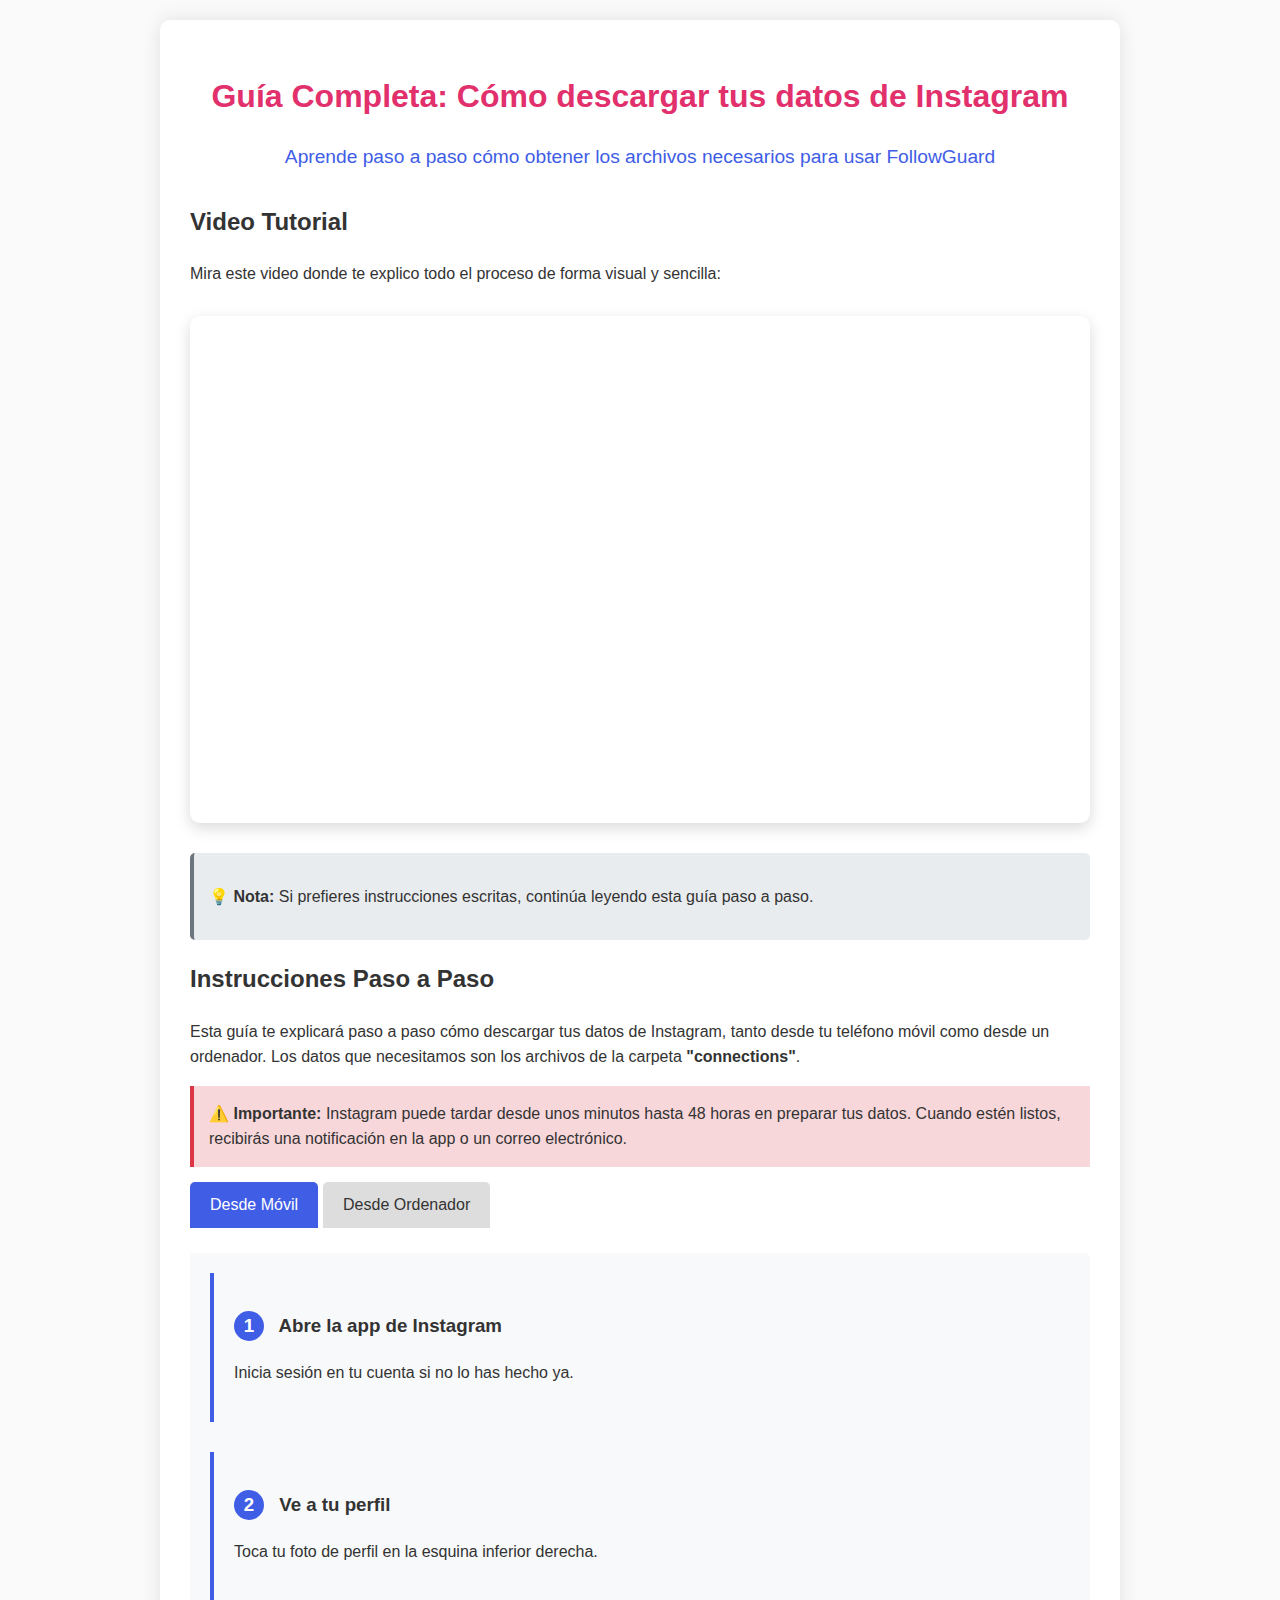
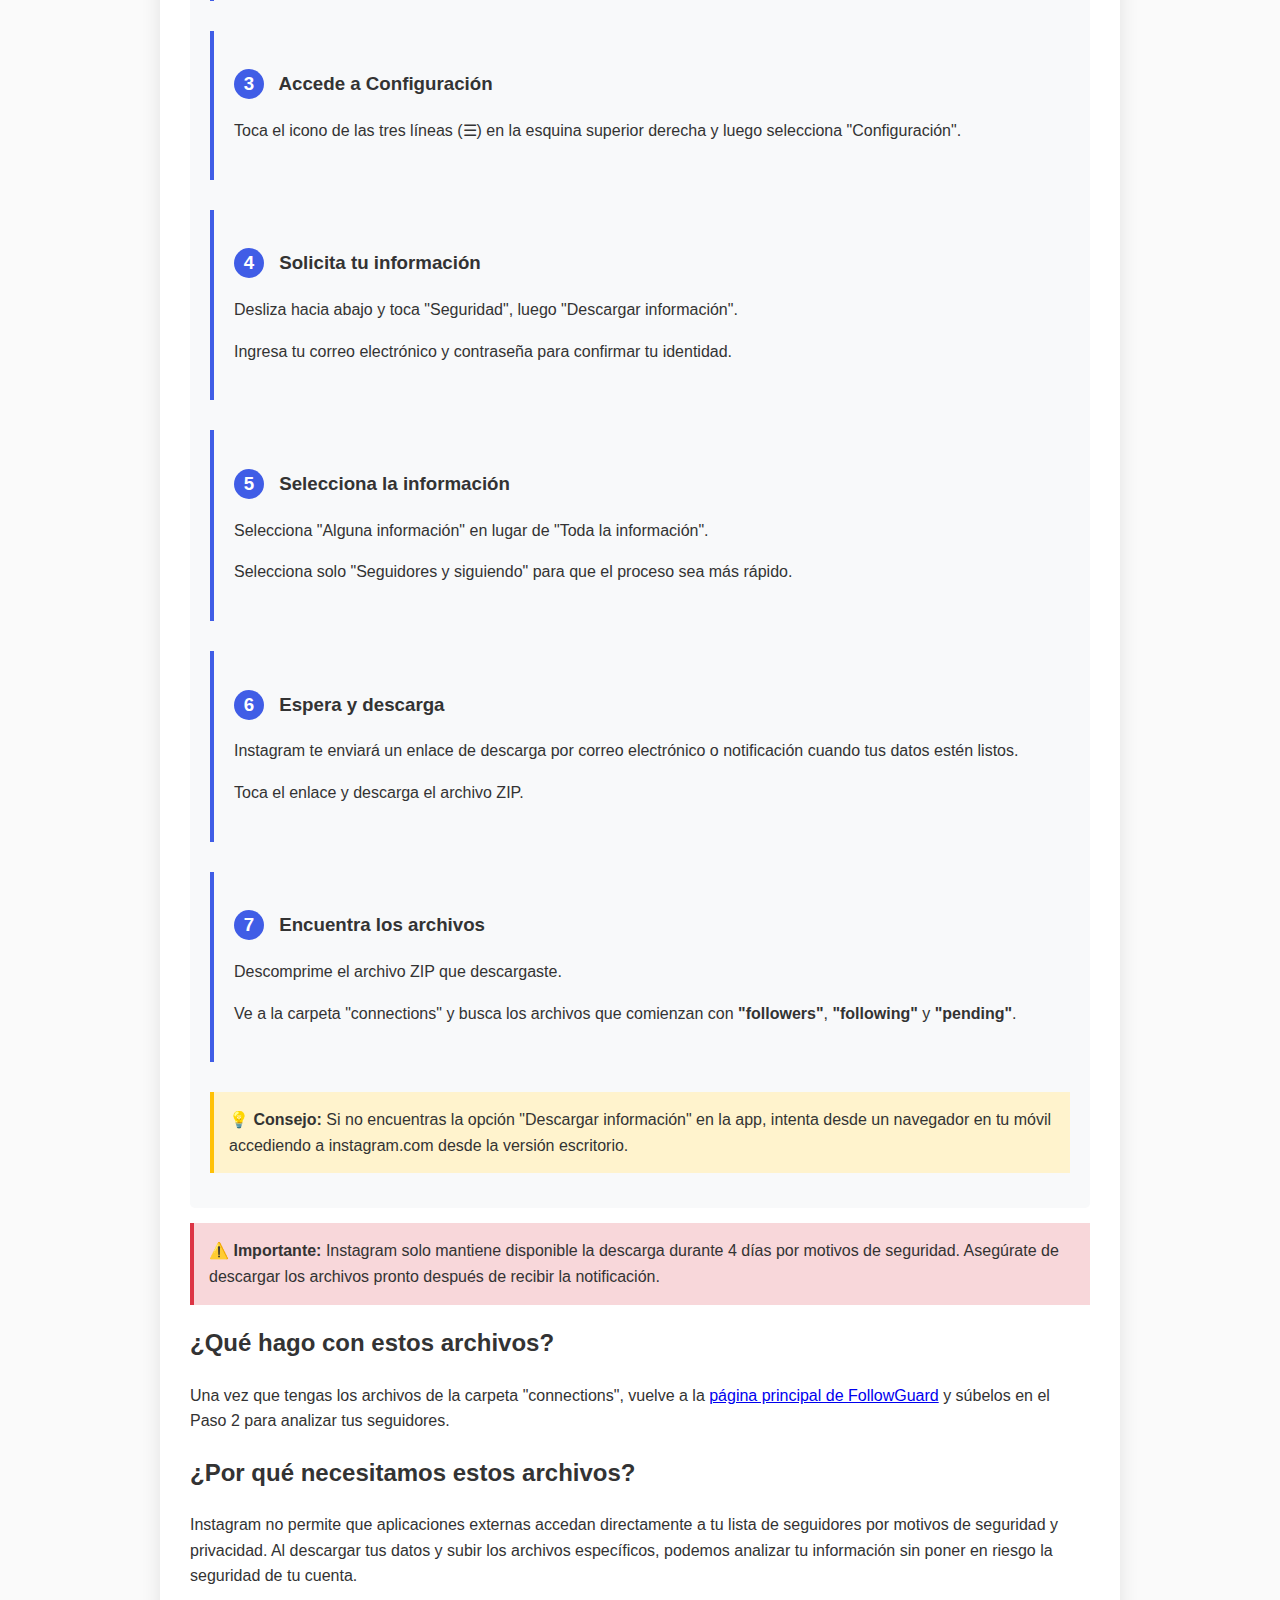
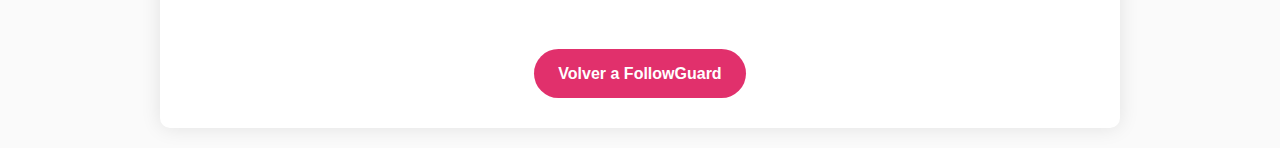
<file: standard/guide.html>
<!DOCTYPE html>
<html lang="es">
<head>
    <meta charset="UTF-8">
    <meta name="viewport" content="width=device-width, initial-scale=1.0">
    <title>Guía Completa: Cómo descargar tus datos de Instagram | FollowGuard</title>
    <style>
        body {
            font-family: 'Segoe UI', Tahoma, Geneva, Verdana, sans-serif;
            line-height: 1.6;
            margin: 0;
            padding: 20px;
            background-color: #fafafa;
            color: #333;
        }
        
        .container {
            max-width: 900px;
            margin: 0 auto;
            background: white;
            padding: 30px;
            border-radius: 10px;
            box-shadow: 0 0 20px rgba(0, 0, 0, 0.1);
        }
        
        header {
            text-align: center;
            margin-bottom: 30px;
        }
        
        h1 {
            color: #E1306C;
            margin-bottom: 10px;
        }
        
        .subtitle {
            color: #405DE6;
            font-size: 1.2rem;
            margin-bottom: 20px;
        }
        
        .video-container {
            position: relative;
            width: 100%;
            padding-bottom: 56.25%; /* Relación 16:9 */
            height: 0;
            margin: 30px 0;
            border-radius: 10px;
            overflow: hidden;
            box-shadow: 0 5px 15px rgba(0, 0, 0, 0.15);
        }
        
        .video-container iframe {
            position: absolute;
            top: 0;
            left: 0;
            width: 100%;
            height: 100%;
            border: none;
        }
        
        .video-placeholder {
            position: absolute;
            top: 0;
            left: 0;
            width: 100%;
            height: 100%;
            display: flex;
            flex-direction: column;
            justify-content: center;
            align-items: center;
            background: linear-gradient(45deg, #E1306C, #405DE6);
            color: white;
            text-align: center;
            padding: 20px;
        }
        
        .video-placeholder i {
            font-size: 3rem;
            margin-bottom: 15px;
        }
        
        .step {
            margin-bottom: 30px;
            padding: 20px;
            border-left: 4px solid #405DE6;
            background-color: #f8f9fa;
        }
        
        .step-number {
            display: inline-block;
            width: 30px;
            height: 30px;
            background: #405DE6;
            color: white;
            text-align: center;
            line-height: 30px;
            border-radius: 50%;
            margin-right: 10px;
        }
        
        .device-tabs {
            display: flex;
            margin-bottom: 20px;
            flex-wrap: wrap;
        }
        
        .device-tab {
            padding: 10px 20px;
            background: #ddd;
            cursor: pointer;
            margin-right: 5px;
            margin-bottom: 5px;
            border-radius: 5px 5px 0 0;
            transition: all 0.3s;
        }
        
        .device-tab.active {
            background: #405DE6;
            color: white;
        }
        
        .device-content {
            display: none;
            padding: 20px;
            background: #f8f9fa;
            border-radius: 0 5px 5px 5px;
        }
        
        .device-content.active {
            display: block;
        }
        
        .tip {
            background-color: #fff3cd;
            border-left: 4px solid #ffc107;
            padding: 15px;
            margin: 15px 0;
        }
        
        .warning {
            background-color: #f8d7da;
            border-left: 4px solid #dc3545;
            padding: 15px;
            margin: 15px 0;
        }
        
        .screenshot {
            text-align: center;
            margin: 20px 0;
        }
        
        .screenshot img {
            max-width: 100%;
            border: 1px solid #ddd;
            border-radius: 5px;
            box-shadow: 0 2px 5px rgba(0, 0, 0, 0.1);
        }
        
        .caption {
            font-style: italic;
            color: #666;
            margin-top: 5px;
        }
        
        .back-button {
            display: inline-block;
            padding: 12px 24px;
            background: #E1306C;
            color: white;
            text-decoration: none;
            border-radius: 30px;
            margin-top: 20px;
            font-weight: 600;
            transition: all 0.3s;
        }
        
        .back-button:hover {
            background: #c1355c;
            transform: translateY(-2px);
        }
        
        .note {
            background-color: #e9ecef;
            padding: 15px;
            border-radius: 5px;
            margin: 20px 0;
            border-left: 4px solid #6c757d;
        }
        
        @media (max-width: 768px) {
            .device-tabs {
                flex-direction: column;
            }
            
            .device-tab {
                border-radius: 5px;
                margin-bottom: 5px;
            }
            
            .device-content {
                border-radius: 5px;
            }
        }
    </style>
</head>
<body>
    <div class="container">
        <header>
            <h1>Guía Completa: Cómo descargar tus datos de Instagram</h1>
            <p class="subtitle">Aprende paso a paso cómo obtener los archivos necesarios para usar FollowGuard</p>
        </header>
        
        <!-- Sección de video explicativo -->
        <h2>Video Tutorial</h2>
        <p>Mira este video donde te explico todo el proceso de forma visual y sencilla:</p>
        
        <div class="video-container">
            <iframe src="https://player.vimeo.com/video/1114548265?badge=0&amp;autopause=0&amp;player_id=0&amp;app_id=58479" width="1920" height="1080" frameborder="0" allow="autoplay; fullscreen; picture-in-picture; clipboard-write; encrypted-media; web-share" referrerpolicy="strict-origin-when-cross-origin" title="tutorial"></iframe>
        </div>


        <!--
        <div class="video-container"> 
            <video controls width="100%">
                <source src="tutorial.mp4" type="video/mp4">
                Tu navegador no soporta el elemento de video.
              </video>
        </div>
    -->
        <div class="note">
            <p>💡 <strong>Nota:</strong> Si prefieres instrucciones escritas, continúa leyendo esta guía paso a paso.</p>
        </div>
        
        <h2>Instrucciones Paso a Paso</h2>
        <p>Esta guía te explicará paso a paso cómo descargar tus datos de Instagram, tanto desde tu teléfono móvil como desde un ordenador. Los datos que necesitamos son los archivos de la carpeta <strong>"connections"</strong>.</p>
        
        <div class="warning">
            <strong>⚠️ Importante:</strong> Instagram puede tardar desde unos minutos hasta 48 horas en preparar tus datos. Cuando estén listos, recibirás una notificación en la app o un correo electrónico.
        </div>
        
        <div class="device-tabs">
            <div class="device-tab active" onclick="showDevice('mobile')">Desde Móvil</div>
            <div class="device-tab" onclick="showDevice('desktop')">Desde Ordenador</div>
        </div>
        
        <div id="mobile" class="device-content active">
            <div class="step">
                <h3><span class="step-number">1</span> Abre la app de Instagram</h3>
                <p>Inicia sesión en tu cuenta si no lo has hecho ya.</p>
            </div>
            
            <div class="step">
                <h3><span class="step-number">2</span> Ve a tu perfil</h3>
                <p>Toca tu foto de perfil en la esquina inferior derecha.</p>
            </div>
            
            <div class="step">
                <h3><span class="step-number">3</span> Accede a Configuración</h3>
                <p>Toca el icono de las tres líneas (☰) en la esquina superior derecha y luego selecciona "Configuración".</p>
            </div>
            
            <div class="step">
                <h3><span class="step-number">4</span> Solicita tu información</h3>
                <p>Desliza hacia abajo y toca "Seguridad", luego "Descargar información".</p>
                <p>Ingresa tu correo electrónico y contraseña para confirmar tu identidad.</p>
            </div>
            
            <div class="step">
                <h3><span class="step-number">5</span> Selecciona la información</h3>
                <p>Selecciona "Alguna información" en lugar de "Toda la información".</p>
                <p>Selecciona solo "Seguidores y siguiendo" para que el proceso sea más rápido.</p>
            </div>
            
            <div class="step">
                <h3><span class="step-number">6</span> Espera y descarga</h3>
                <p>Instagram te enviará un enlace de descarga por correo electrónico o notificación cuando tus datos estén listos.</p>
                <p>Toca el enlace y descarga el archivo ZIP.</p>
            </div>
            
            <div class="step">
                <h3><span class="step-number">7</span> Encuentra los archivos</h3>
                <p>Descomprime el archivo ZIP que descargaste.</p>
                <p>Ve a la carpeta "connections" y busca los archivos que comienzan con <strong>"followers"</strong>, <strong>"following"</strong> y <strong>"pending"</strong>.</p>
            </div>
            
            <div class="tip">
                <strong>💡 Consejo:</strong> Si no encuentras la opción "Descargar información" en la app, intenta desde un navegador en tu móvil accediendo a instagram.com desde la versión escritorio.
            </div>
        </div>
        
        <div id="desktop" class="device-content">
            <div class="step">
                <h3><span class="step-number">1</span> Abre Instagram en tu navegador</h3>
                <p>Ve a <a href="https://www.instagram.com" target="_blank">instagram.com</a> e inicia sesión en tu cuenta.</p>
            </div>
            
            <div class="step">
                <h3><span class="step-number">2</span> Ve a tu perfil</h3>
                <p>Haz clic en tu foto de perfil en la esquina superior derecha y selecciona "Perfil".</p>
            </div>
            
            <div class="step">
                <h3><span class="step-number">3</span> Accede a Configuración</h3>
                <p>Haz clic en el icono de engranaje (⚙️) junto a "Editar perfil".</p>
            </div>
            
            <div class="step">
                <h3><span class="step-number">4</span> Solicita tu información</h3>
                <p>En el menú de la izquierda, haz clic en "Privacidad y seguridad".</p>
                <p>Desplázate hacia abajo hasta "Datos de Instagram" y haz clic en "Descargar datos".</p>
            </div>
            
            <div class="step">
                <h3><span class="step-number">5</span> Selecciona la información</h3>
                <p>Haz clic en "Seleccionar tipos de información" y elige solo "Seguidores y siguiendo".</p>
                <p>Selecciona el formato JSON y el rango de fechas (mejor "Todo el historial").</p>
            </div>
            
            <div class="step">
                <h3><span class="step-number">6</span> Espera y descarga</h3>
                <p>Haz clic en "Crear archivo" y espera a que Instagram prepare tus datos.</p>
                <p>Recibirás un correo electrónico con un enlace de descarga cuando estén listos.</p>
            </div>
            
            <div class="step">
                <h3><span class="step-number">7</span> Encuentra los archivos</h3>
                <p>Descarga el archivo ZIP desde el enlace que recibiste.</p>
                <p>Descomprime el archivo y ve a la carpeta "connections".</p>
                <p>Busca los archivos que comienzan con <strong>"followers"</strong>, <strong>"following"</strong> y <strong>"pending"</strong>.</p>
            </div>
            
            <div class="tip">
                <strong>💡 Consejo:</strong> Si tienes problemas para encontrar la opción, puedes acceder directamente desde: <a href="https://www.instagram.com/download/request/" target="_blank">instagram.com/download/request/</a>
            </div>
        </div>
        
        <div class="warning">
            <strong>⚠️ Importante:</strong> Instagram solo mantiene disponible la descarga durante 4 días por motivos de seguridad. Asegúrate de descargar los archivos pronto después de recibir la notificación.
        </div>
        
        <h2>¿Qué hago con estos archivos?</h2>
        <p>Una vez que tengas los archivos de la carpeta "connections", vuelve a la <a href="index.html">página principal de FollowGuard</a> y súbelos en el Paso 2 para analizar tus seguidores.</p>
        
        <h2>¿Por qué necesitamos estos archivos?</h2>
        <p>Instagram no permite que aplicaciones externas accedan directamente a tu lista de seguidores por motivos de seguridad y privacidad. Al descargar tus datos y subir los archivos específicos, podemos analizar tu información sin poner en riesgo la seguridad de tu cuenta.</p>
        
        <div style="text-align: center; margin-top: 40px;">
            <a href="index.html" class="back-button">Volver a FollowGuard</a>
        </div>
    </div>

    <script>
        function showDevice(device) {
            // Ocultar todos los contenidos
            document.querySelectorAll('.device-content').forEach(content => {
                content.classList.remove('active');
            });
            
            // Mostrar el contenido seleccionado
            document.getElementById(device).classList.add('active');
            
            // Actualizar pestañas activas
            document.querySelectorAll('.device-tab').forEach(tab => {
                tab.classList.remove('active');
            });
            
            event.currentTarget.classList.add('active');
        }
    </script>
</body>
</html>
</file>
<file: standard/style.css>
:root {
    --primary: #E1306C;
    --secondary: #405DE6;
    --light: #f8f9fa;
    --dark: #343a40;
    --gray: #6c757d;
    --success: #28a745;
    --warning: #ffc107;
    --danger: #dc3545;
}

* {
    box-sizing: border-box;
    margin: 0;
    padding: 0;
    font-family: 'Segoe UI', Tahoma, Geneva, Verdana, sans-serif;
}

body {
    background-color: #fafafa;
    color: var(--dark);
    line-height: 1.6;
    padding: 20px;
}

.container {
    max-width: 1000px;
    margin: 0 auto;
    background: white;
    border-radius: 10px;
    box-shadow: 0 0 20px rgba(0, 0, 0, 0.1);
    overflow: hidden;
}

header {
    text-align: center;
    padding: 30px;
    background: linear-gradient(45deg, var(--primary), var(--secondary));
    color: white;
    position: relative;
}

h1 {
    font-size: 2.5rem;
    margin-bottom: 10px;
}

.guide-link {
    display: inline-block;
    margin-top: 15px;
    color: white;
    text-decoration: underline;
    font-size: 0.9rem;
}

.guide-link:hover {
    color: rgba(255, 255, 255, 0.8);
}

.progress-container {
    display: flex;
    justify-content: space-between;
    position: relative;
    margin: 30px auto;
    max-width: 600px;
}

.progress-bar {
    position: absolute;
    height: 4px;
    background: var(--primary);
    top: 50%;
    transform: translateY(-50%);
    transition: width 0.5s ease;
    z-index: 1;
}

.progress-step {
    width: 30px;
    height: 30px;
    border-radius: 50%;
    background: white;
    border: 4px solid #ddd;
    display: flex;
    align-items: center;
    justify-content: center;
    font-weight: bold;
    position: relative;
    z-index: 2;
    transition: border-color 0.5s ease;
}

.progress-step.active {
    border-color: var(--primary);
}

.progress-step.completed {
    border-color: var(--success);
    background-color: var(--success);
    color: white;
}

.step-content {
    padding: 20px 40px;
    display: none;
}

.step-content.active {
    display: block;
}

.form-group {
    margin-bottom: 20px;
}

label {
    display: block;
    margin-bottom: 8px;
    font-weight: 600;
}

input[type="text"] {
    width: 100%;
    padding: 12px 15px;
    border: 2px solid #ddd;
    border-radius: 8px;
    font-size: 16px;
    transition: border-color 0.3s;
}

input[type="text"]:focus {
    border-color: var(--primary);
    outline: none;
}

.upload-area {
    border: 2px dashed var(--gray);
    border-radius: 10px;
    padding: 30px;
    text-align: center;
    margin: 20px 0;
    cursor: pointer;
    transition: all 0.3s;
}

.upload-area:hover {
    border-color: var(--primary);
    background-color: rgba(225, 48, 108, 0.05);
}

.upload-icon {
    font-size: 3rem;
    color: var(--gray);
    margin-bottom: 15px;
}

.selected-files {
    margin-top: 15px;
    padding: 15px;
    background-color: #f8f9fa;
    border-radius: 8px;
    border-left: 4px solid var(--primary);
}

.file-item {
    display: flex;
    justify-content: space-between;
    align-items: center;
    padding: 8px 0;
    border-bottom: 1px solid #eee;
}

.file-item:last-child {
    border-bottom: none;
}

.file-name {
    font-weight: 500;
}

.file-status {
    font-size: 0.9rem;
    padding: 3px 8px;
    border-radius: 4px;
}

.file-status.success {
    background-color: #d4edda;
    color: #155724;
}

.file-status.error {
    background-color: #f8d7da;
    color: #721c24;
}

.btn {
    background: var(--primary);
    color: white;
    border: none;
    padding: 12px 24px;
    border-radius: 30px;
    cursor: pointer;
    font-size: 1rem;
    font-weight: 600;
    transition: all 0.3s;
    margin-right: 10px;
    margin-top: 10px;
}

.btn:hover {
    background: #c1355c;
    transform: translateY(-2px);
}

.btn:disabled {
    background: var(--gray);
    cursor: not-allowed;
}

.btn-secondary {
    background: var(--gray);
}

.btn-secondary:hover {
    background: #5a6268;
}

.navigation {
    display: flex;
    justify-content: space-between;
    margin-top: 30px;
    padding: 20px 40px;
    border-top: 1px solid #eee;
}

.results {
    margin-top: 20px;
}

.result-card {
    background: white;
    border-radius: 10px;
    padding: 20px;
    box-shadow: 0 4px 6px rgba(0, 0, 0, 0.1);
    margin-bottom: 20px;
}

.non-follower-list {
    max-height: 400px;
    overflow-y: auto;
    margin: 15px 0;
}

.non-follower-item {
    padding: 10px 15px;
    border-bottom: 1px solid #eee;
    display: flex;
    align-items: center;
}

.non-follower-item:last-child {
    border-bottom: none;
}

.user-avatar {
    width: 40px;
    height: 40px;
    border-radius: 50%;
    background: #ddd;
    margin-right: 15px;
    display: flex;
    align-items: center;
    justify-content: center;
    font-weight: bold;
    color: var(--dark);
}

.loading {
    text-align: center;
    padding: 30px;
    display: none;
}

.spinner {
    border: 4px solid rgba(0, 0, 0, 0.1);
    border-left: 4px solid var(--primary);
    border-radius: 50%;
    width: 30px;
    height: 30px;
    animation: spin 1s linear infinite;
    margin: 0 auto 15px;
}

@keyframes spin {
    0% { transform: rotate(0deg); }
    100% { transform: rotate(360deg); }
}

.privacy-notice {
    background-color: #f8f9fa;
    border-left: 4px solid var(--primary);
    padding: 15px;
    margin: 20px 0;
    border-radius: 4px;
}

footer {
    text-align: center;
    padding: 20px;
    color: var(--gray);
    font-size: 0.9rem;
    background: #f8f9fa;
    margin-top: 40px;
}

@media (max-width: 768px) {
    .step-content {
        padding: 20px;
    }
    
    .navigation {
        padding: 20px;
    }
}
</file>
